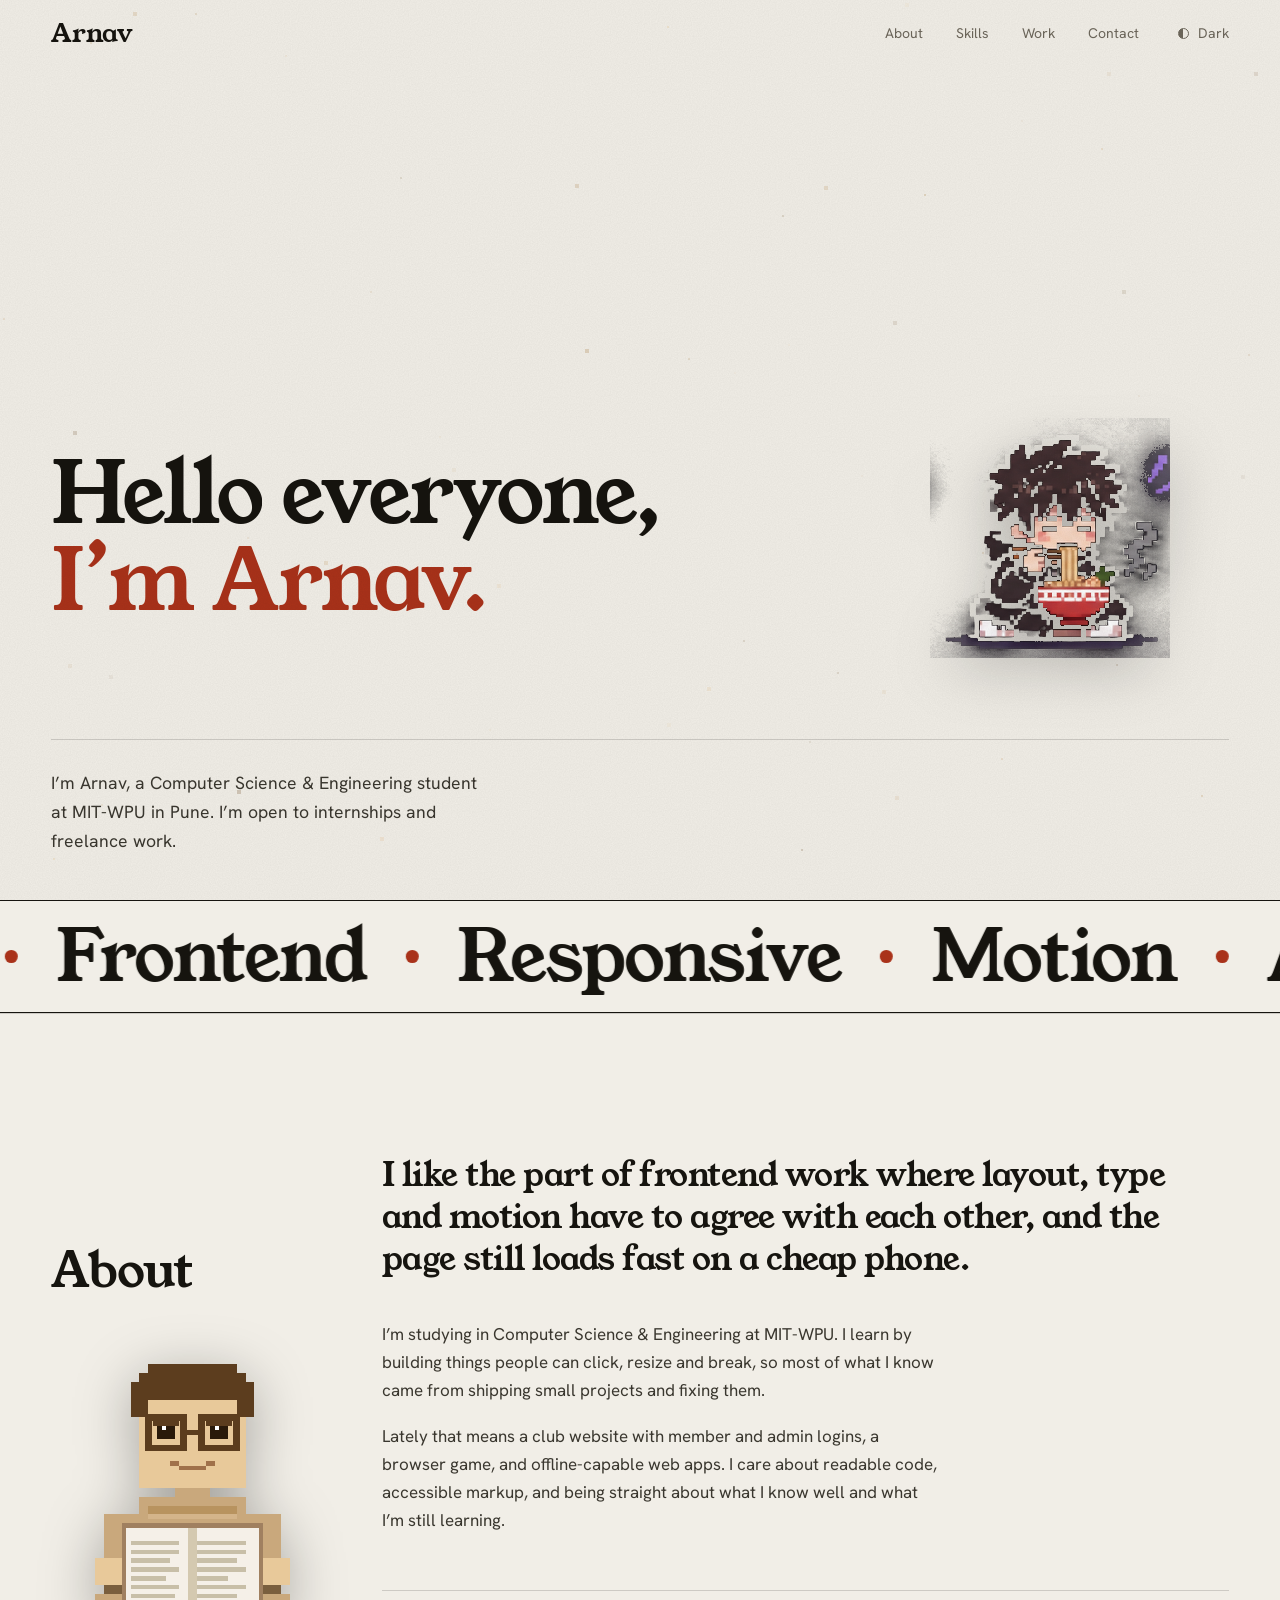
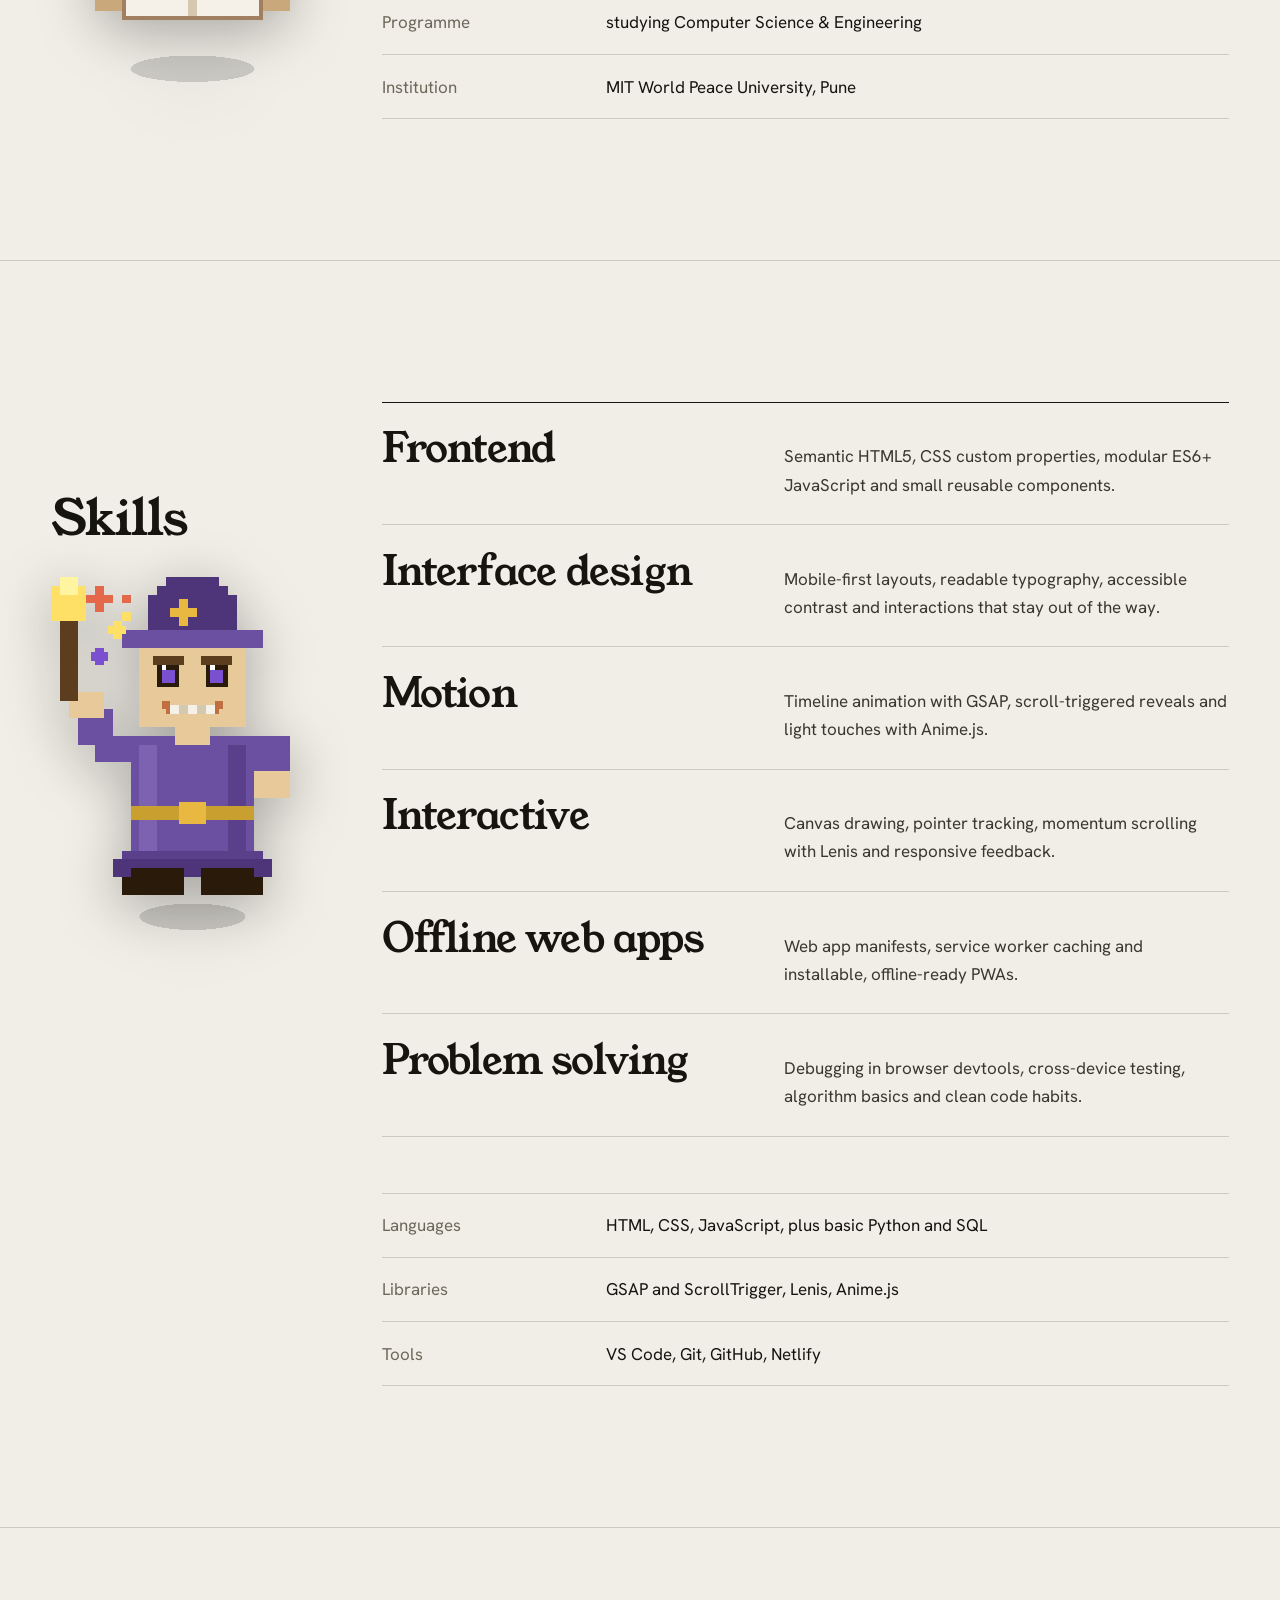
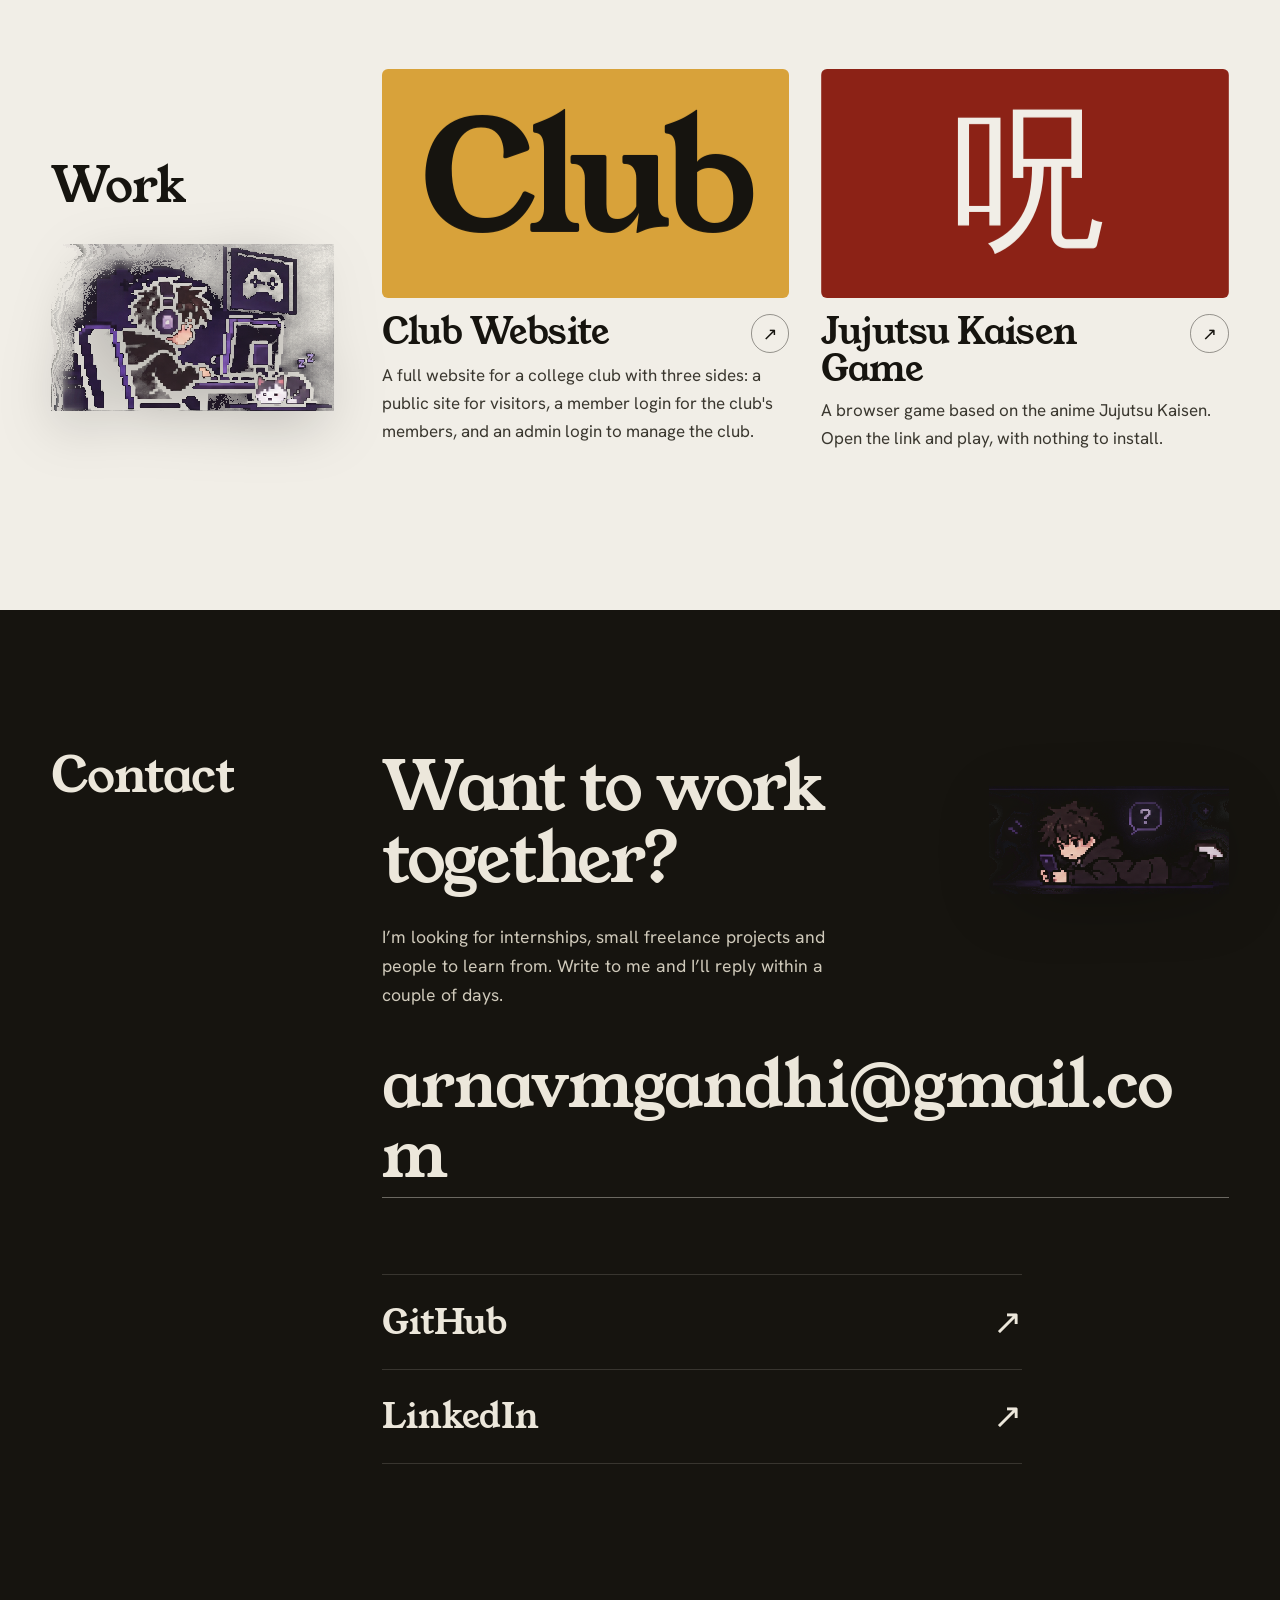
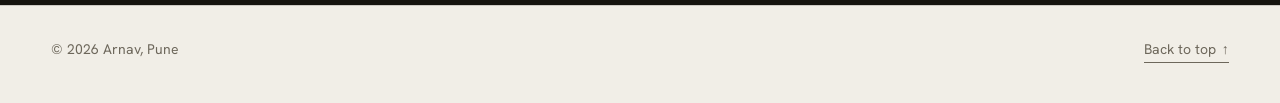
<file: index.html>
<!DOCTYPE html>
<html lang="en">

<head>
  <meta charset="UTF-8">
  <meta name="viewport" content="width=device-width, initial-scale=1.0">
  <script>
    /* Set theme + js flag before first paint to avoid a flash */
    (function () {
      var d = document.documentElement;
      d.classList.add('js');
      try { var t = localStorage.getItem('theme'); if (t) d.setAttribute('data-theme', t); } catch (e) { }
    })();
  </script>

  <title>Arnav | Frontend Developer in Pune</title>
  <meta name="description"
    content="Arnav is a frontend developer and first-year Computer Science & Engineering student at MIT-WPU, Pune. Open to internships and freelance work.">
  <meta name="author" content="Arnav">
  <meta name="theme-color" content="#f1eee7" media="(prefers-color-scheme: light)">
  <meta name="theme-color" content="#12110e" media="(prefers-color-scheme: dark)">
  <link rel="canonical" href="https://arnav-portfolio.netlify.app/">

  <meta property="og:type" content="website">
  <meta property="og:url" content="https://arnav-portfolio.netlify.app/">
  <meta property="og:title" content="Arnav | Frontend Developer in Pune">
  <meta property="og:description"
    content="Frontend developer and CSE student at MIT-WPU. Open to internships and freelance work.">
  <meta property="og:image" content="/assets/icons/icon-512.svg">
  <meta property="og:site_name" content="Arnav">
  <meta name="twitter:card" content="summary">
  <meta name="twitter:title" content="Arnav | Frontend Developer in Pune">
  <meta name="twitter:description"
    content="Frontend developer and CSE student at MIT-WPU. Open to internships and freelance work.">
  <meta name="twitter:image" content="/assets/icons/icon-512.svg">

  <script type="application/ld+json">
  {
    "@context": "https://schema.org",
    "@graph": [
      {
        "@type": "Person",
        "@id": "https://arnav-portfolio.netlify.app/#person",
        "name": "Arnav",
        "jobTitle": "Frontend Developer",
        "affiliation": { "@type": "EducationalOrganization", "name": "MIT World Peace University (MIT-WPU)" },
        "address": { "@type": "PostalAddress", "addressLocality": "Pune", "addressCountry": "IN" },
        "url": "https://arnav-portfolio.netlify.app/",
        "email": "arnavmgandhi@gmail.com",
        "sameAs": ["https://github.com/arnavmgandhi", "https://www.linkedin.com/in/arnavmgandhi/"],
        "knowsAbout": ["HTML5", "CSS3", "JavaScript", "GSAP", "Progressive Web Apps", "UI design"]
      },
      {
        "@type": "WebSite",
        "@id": "https://arnav-portfolio.netlify.app/#website",
        "url": "https://arnav-portfolio.netlify.app/",
        "name": "Arnav",
        "publisher": { "@id": "https://arnav-portfolio.netlify.app/#person" }
      }
    ]
  }
  </script>

  <link rel="icon" type="image/svg+xml" href="assets/icons/favicon.svg">
  <link rel="apple-touch-icon" href="assets/icons/icon-192.svg">
  <link rel="manifest" href="manifest.json">

  <link rel="preconnect" href="https://fonts.googleapis.com">
  <link rel="preconnect" href="https://fonts.gstatic.com" crossorigin>
  <link href="https://fonts.googleapis.com/css2?family=Hanken+Grotesk:wght@400;500;600&family=Young+Serif&display=swap"
    rel="stylesheet">

  <link rel="stylesheet" href="css/tokens.css">
  <link rel="stylesheet" href="css/base.css">
  <link rel="stylesheet" href="css/components.css">
  <link rel="stylesheet" href="css/sections.css">
</head>

<body>
  <a href="#main-content" class="skip-link">Skip to content</a>
  <div class="progress" aria-hidden="true"></div>
  <div class="cursor" aria-hidden="true"></div>

  <header class="site-header" role="banner">
    <div class="container nav-container">
      <a href="#hero" class="nav-brand" aria-label="Arnav, home">Arnav</a>

      <div class="nav-right">
        <nav class="nav-links" aria-label="Primary">
          <a href="#about" class="nav-link">About</a>
          <a href="#practice" class="nav-link">Skills</a>
          <a href="#projects" class="nav-link">Work</a>
          <a href="#contact" class="nav-link">Contact</a>
        </nav>
        <button class="theme-toggle" type="button" aria-label="Switch colour theme">
          <span class="theme-toggle-dot" aria-hidden="true"></span><span class="theme-toggle-text">Dark</span>
        </button>
        <button class="menu-toggle" type="button" aria-expanded="false" aria-controls="mobile-nav">Menu</button>
      </div>
    </div>

    <nav id="mobile-nav" class="mobile-nav" aria-label="Mobile">
      <div class="mobile-nav-links">
        <a href="#about" class="mobile-nav-link">About</a>
        <a href="#practice" class="mobile-nav-link">Skills</a>
        <a href="#projects" class="mobile-nav-link">Work</a>
        <a href="#contact" class="mobile-nav-link">Contact</a>
      </div>
    </nav>
  </header>

  <main id="main-content" tabindex="-1">

    <section id="hero" class="section hero-section" aria-label="Introduction">
      <div class="container">
        <div class="hero-title-row">
          <h1 class="hero-name split">Hello everyone, <span class="accent">I&rsquo;m Arnav.</span></h1>
          <img class="pixel-buddy ramen-buddy" src="assets/characters/ramen.png" alt="Pixel-art character eating ramen"
            width="240" height="240">
        </div>

        <div class="hero-foot">
          <p class="hero-intro" data-reveal>
            I&rsquo;m Arnav, a Computer Science &amp; Engineering student at MIT-WPU in Pune.
            I&rsquo;m open to internships and freelance work.
          </p>
          <div class="hero-cta-group" data-reveal style="--d:120ms">
            <a href="#projects" class="btn">See my work <span class="arrow-down" aria-hidden="true">&darr;</span></a>
            <a href="#contact" class="link">Get in touch <span class="arrow" aria-hidden="true">&nearr;</span></a>
          </div>
        </div>
      </div>
    </section>

    <div class="marquee" aria-hidden="true">
      <div class="marquee-track">
        <span>Frontend</span><i></i><span>Responsive</span><i></i><span>Motion</span><i></i><span>Accessible</span><i></i><span>Offline-first</span><i></i>
        <span>Frontend</span><i></i><span>Responsive</span><i></i><span>Motion</span><i></i><span>Accessible</span><i></i><span>Offline-first</span><i></i>
      </div>
    </div>

    <section id="about" class="section" aria-label="About">
      <div class="container section-grid">
        <div class="section-left-col">
          <h2 class="section-title split">About</h2>
          <img class="pixel-buddy about-buddy" src="assets/characters/reader.svg"
            alt="Pixel-art character reading a book" loading="lazy">
        </div>
        <div>
          <p class="about-lead" data-reveal>
            I like the part of frontend work where layout, type and motion have to agree with each other, and the page
            still loads fast on a cheap phone.
          </p>
          <div class="about-body" data-reveal>
            <p>I&rsquo;m studying in Computer Science &amp; Engineering at MIT-WPU. I learn by building
              things people can click, resize and break, so most of what I know came from shipping small projects and
              fixing them.</p>
            <p>Lately that means a club website with member and admin logins, a browser game, and offline-capable web
              apps. I care about readable code, accessible markup, and being straight about what I know well and what
              I&rsquo;m still learning.</p>
          </div>
          <dl class="facts" data-reveal>
            <div class="fact">
              <dt>Programme</dt>
              <dd>studying Computer Science &amp; Engineering</dd>
            </div>
            <div class="fact">
              <dt>Institution</dt>
              <dd>MIT World Peace University, Pune</dd>
            </div>
           
             
          
          </dl>
        </div>
      </div>
    </section>

    <section id="practice" class="section" aria-label="Skills">
      <div class="container section-grid">
        <div class="section-left-col">
          <h2 class="section-title split">Skills</h2>
          <img class="pixel-buddy skills-buddy" src="assets/characters/wizard.svg"
            alt="Pixel-art wizard character holding a magic wand" loading="lazy">
        </div>
        <div class="skills-wrap">
          <ul class="skill-list">
            <li class="skill-row" data-reveal>
              <h3 class="skill-name">Frontend</h3>
              <p class="skill-desc">Semantic HTML5, CSS custom properties, modular ES6+ JavaScript and small reusable
                components.</p>
            </li>
            <li class="skill-row" data-reveal>
              <h3 class="skill-name">Interface design</h3>
              <p class="skill-desc">Mobile-first layouts, readable typography, accessible contrast and interactions that
                stay out of the way.</p>
            </li>
            <li class="skill-row" data-reveal>
              <h3 class="skill-name">Motion</h3>
              <p class="skill-desc">Timeline animation with GSAP, scroll-triggered reveals and light touches with
                Anime.js.</p>
            </li>
            <li class="skill-row" data-reveal>
              <h3 class="skill-name">Interactive</h3>
              <p class="skill-desc">Canvas drawing, pointer tracking, momentum scrolling with Lenis and responsive
                feedback.</p>
            </li>
            <li class="skill-row" data-reveal>
              <h3 class="skill-name">Offline web apps</h3>
              <p class="skill-desc">Web app manifests, service worker caching and installable, offline-ready PWAs.</p>
            </li>
            <li class="skill-row" data-reveal>
              <h3 class="skill-name">Problem solving</h3>
              <p class="skill-desc">Debugging in browser devtools, cross-device testing, algorithm basics and clean code
                habits.</p>
            </li>
          </ul>
          <dl class="facts toolkit" data-reveal>
            <div class="fact">
              <dt>Languages</dt>
              <dd>HTML, CSS, JavaScript, plus basic Python and SQL</dd>
            </div>
            <div class="fact">
              <dt>Libraries</dt>
              <dd>GSAP and ScrollTrigger, Lenis, Anime.js</dd>
            </div>
            <div class="fact">
              <dt>Tools</dt>
              <dd>VS Code, Git, GitHub, Netlify</dd>
            </div>
          </dl>
        </div>
      </div>
    </section>

    <section id="projects" class="section" aria-label="Work">
      <div class="container section-grid">
        <div class="projects-left-col">
          <h2 class="section-title split">Work</h2>
          <img class="pixel-buddy coder-buddy" src="assets/characters/coder.png"
            alt="Pixel-art character working at a computer" width="220" height="130" loading="lazy">
        </div>
        <div id="projects-list" class="projects" aria-live="polite"></div>
      </div>
    </section>

    <section id="contact" class="section contact-section" aria-label="Contact">
      <div class="container section-grid">
        <h2 class="section-title split">Contact</h2>
        <div class="contact-content">
          <div class="contact-heading-row">
            <p class="contact-heading" data-reveal>Want to work together?</p>
            <img class="pixel-buddy phone-buddy" src="assets/characters/phone.png"
              alt="Pixel-art character relaxing while using a phone" width="255" height="115" loading="lazy">
          </div>
          <p class="contact-lead" data-reveal>I&rsquo;m looking for internships, small freelance projects and people to
            learn from. Write to me and I&rsquo;ll reply within a couple of days.</p>
          <a href="mailto:arnavmgandhi@gmail.com" class="contact-mail" data-reveal>arnavmgandhi@gmail.com</a>
          <ul class="contact-elsewhere" data-reveal>
            <li><a href="https://github.com/arnavmgandhi" target="_blank" rel="noopener noreferrer">GitHub <span
                  class="arrow" aria-hidden="true">&nearr;</span></a></li>
            <li><a href="https://www.linkedin.com/in/arnavmgandhi/" target="_blank" rel="noopener noreferrer">LinkedIn
                <span class="arrow" aria-hidden="true">&nearr;</span></a></li>
          </ul>
        </div>
      </div>
    </section>
  </main>

  <footer class="site-footer" role="contentinfo">
    <div class="container footer-content">
      <p>&copy; <span data-year>2026</span> Arnav, Pune</p>
      <a href="#hero" class="link">Back to top <span class="arrow" aria-hidden="true">&uarr;</span></a>
    </div>
  </footer>

  <script src="js/projects-data.js"></script>
  <script src="js/background.js"></script>
  <script src="js/animations.js"></script>
  <script src="js/main.js"></script>
</body>

</html>
</file>
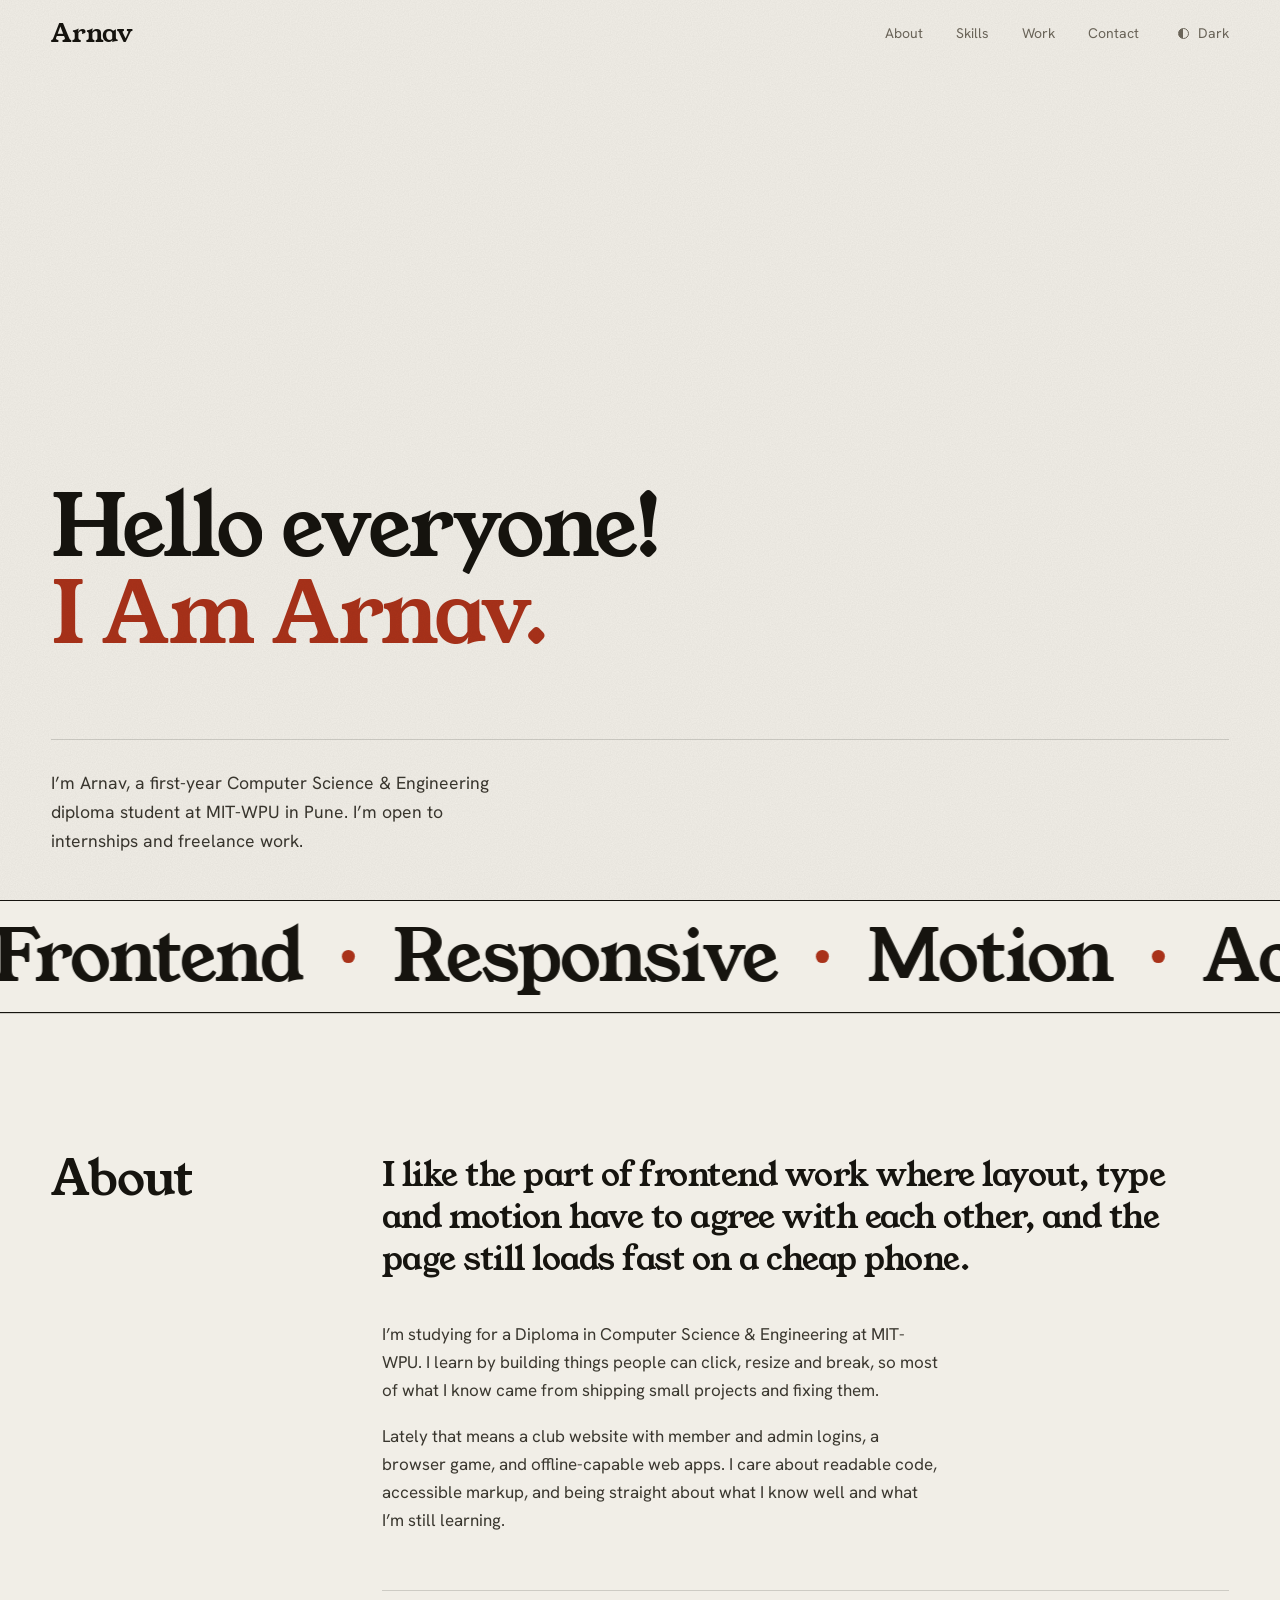
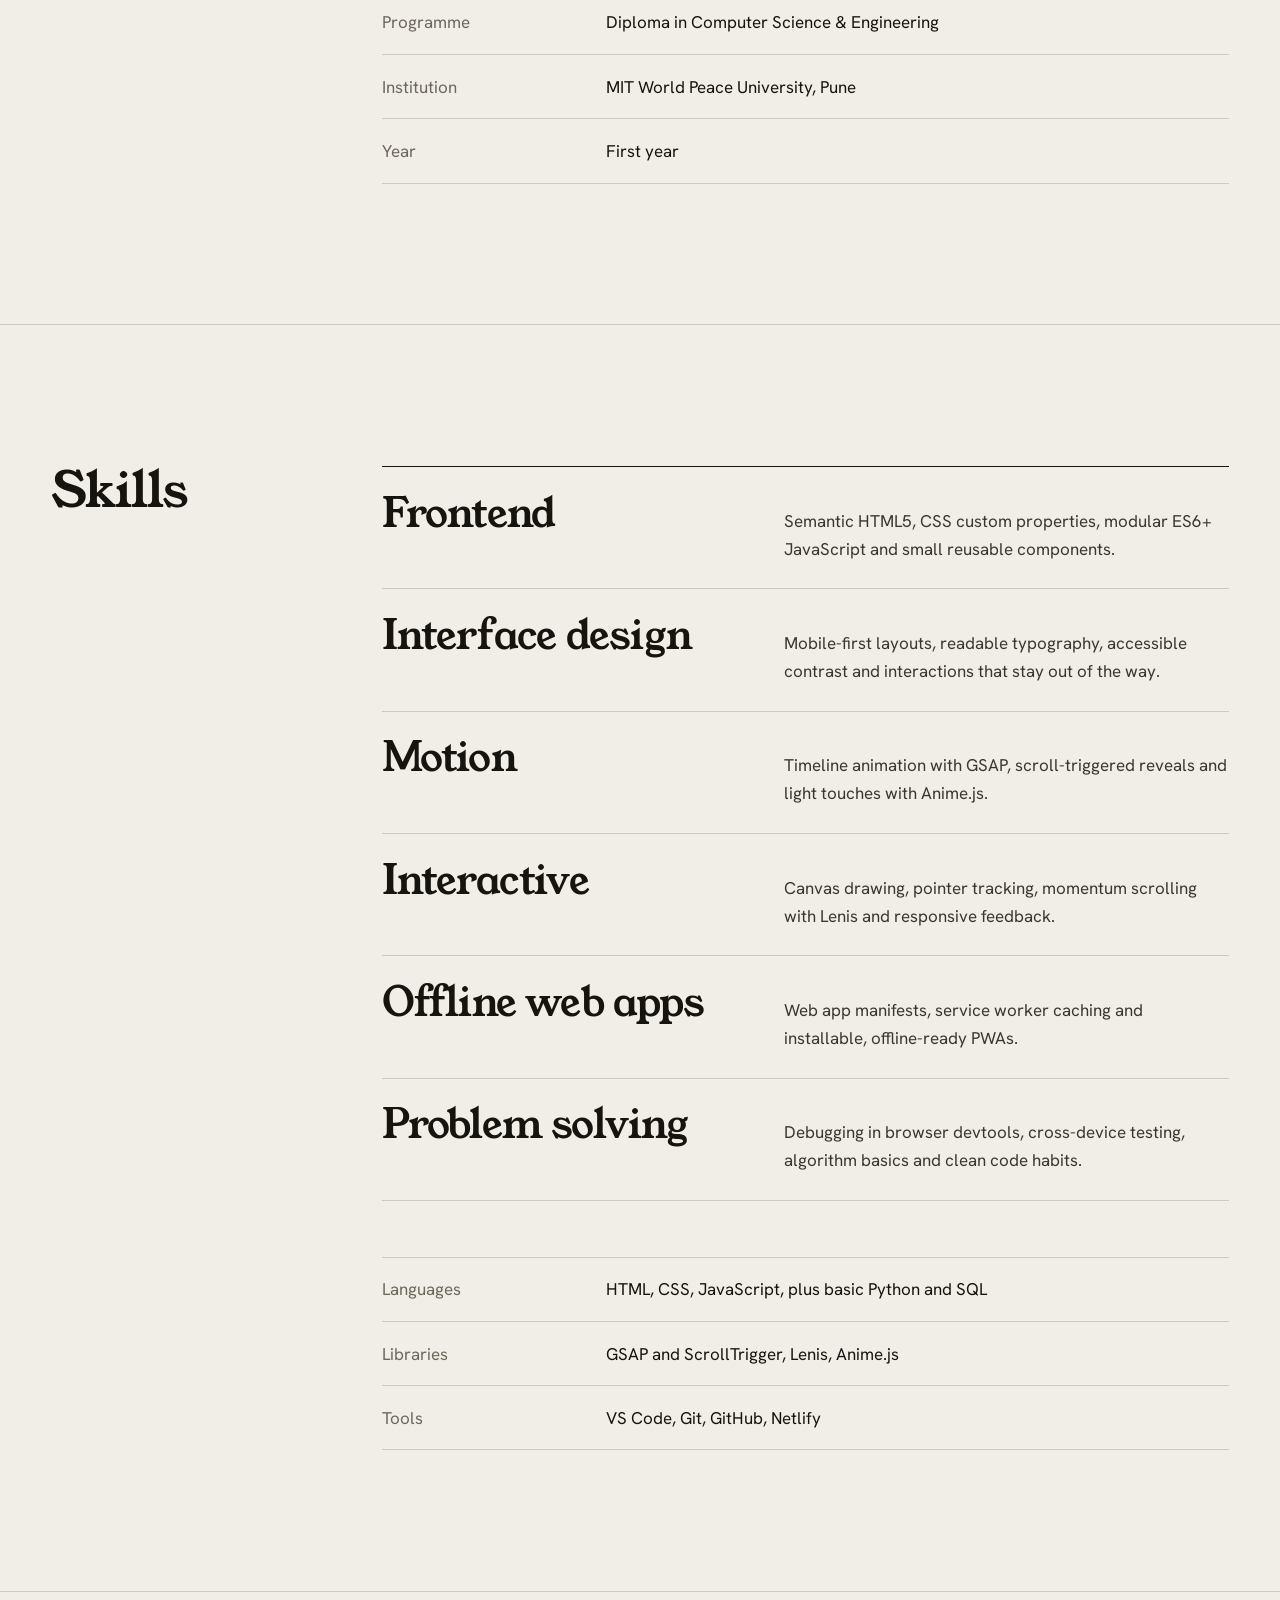
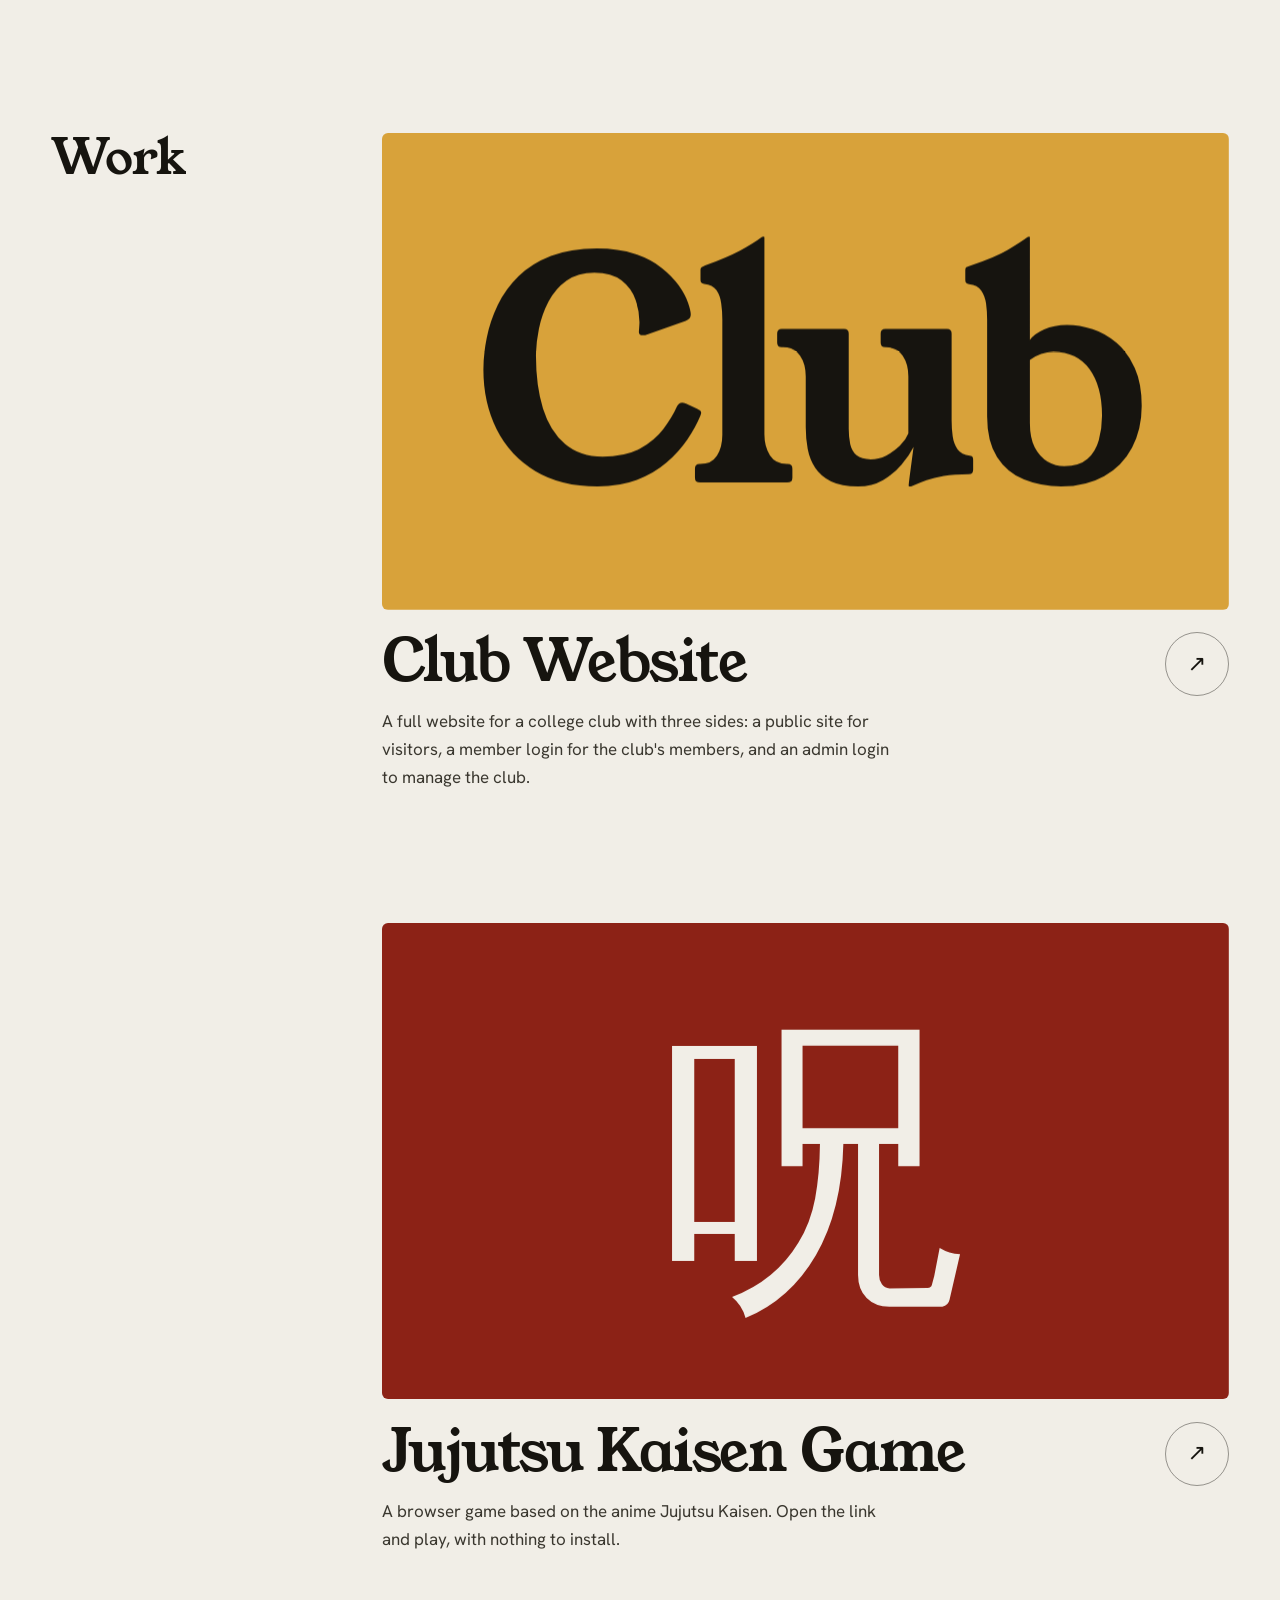
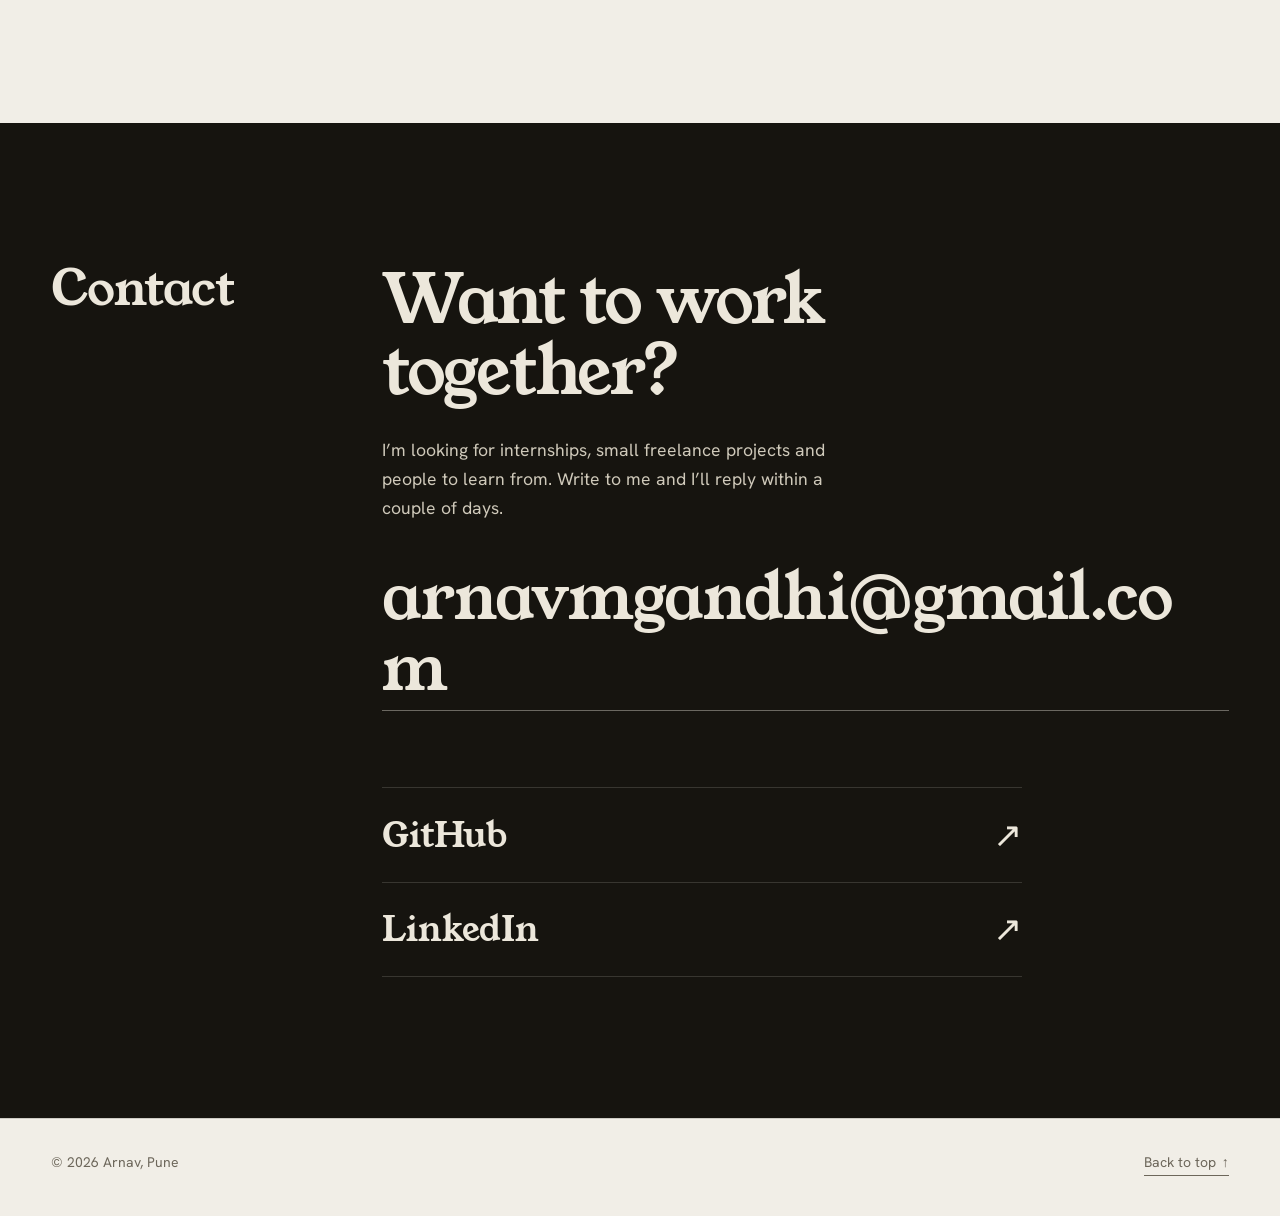
<file: portfolio/index.html>
<!DOCTYPE html>
<html lang="en">

<head>
  <meta charset="UTF-8">
  <meta name="viewport" content="width=device-width, initial-scale=1.0">
  <script>
    /* Set theme + js flag before first paint to avoid a flash */
    (function () {
      var d = document.documentElement;
      d.classList.add('js');
      try { var t = localStorage.getItem('theme'); if (t) d.setAttribute('data-theme', t); } catch (e) { }
    })();
  </script>

  <title>Arnav | Frontend Developer in Pune</title>
  <meta name="description"
    content="Arnav is a frontend developer and first-year Computer Science & Engineering student at MIT-WPU, Pune. Open to internships and freelance work.">
  <meta name="author" content="Arnav">
  <meta name="theme-color" content="#f1eee7" media="(prefers-color-scheme: light)">
  <meta name="theme-color" content="#12110e" media="(prefers-color-scheme: dark)">
  <link rel="canonical" href="https://arnav-portfolio.netlify.app/">

  <meta property="og:type" content="website">
  <meta property="og:url" content="https://arnav-portfolio.netlify.app/">
  <meta property="og:title" content="Arnav | Frontend Developer in Pune">
  <meta property="og:description"
    content="Frontend developer and CSE student at MIT-WPU. Open to internships and freelance work.">
  <meta property="og:image" content="/assets/icons/icon-512.svg">
  <meta property="og:site_name" content="Arnav">
  <meta name="twitter:card" content="summary">
  <meta name="twitter:title" content="Arnav | Frontend Developer in Pune">
  <meta name="twitter:description"
    content="Frontend developer and CSE student at MIT-WPU. Open to internships and freelance work.">
  <meta name="twitter:image" content="/assets/icons/icon-512.svg">

  <script type="application/ld+json">
  {
    "@context": "https://schema.org",
    "@graph": [
      {
        "@type": "Person",
        "@id": "https://arnav-portfolio.netlify.app/#person",
        "name": "Arnav",
        "jobTitle": "Frontend Developer",
        "affiliation": { "@type": "EducationalOrganization", "name": "MIT World Peace University (MIT-WPU)" },
        "address": { "@type": "PostalAddress", "addressLocality": "Pune", "addressCountry": "IN" },
        "url": "https://arnav-portfolio.netlify.app/",
        "email": "arnavmgandhi@gmail.com",
        "sameAs": ["https://github.com/arnavmgandhi", "https://www.linkedin.com/in/arnavmgandhi/"],
        "knowsAbout": ["HTML5", "CSS3", "JavaScript", "GSAP", "Progressive Web Apps", "UI design"]
      },
      {
        "@type": "WebSite",
        "@id": "https://arnav-portfolio.netlify.app/#website",
        "url": "https://arnav-portfolio.netlify.app/",
        "name": "Arnav",
        "publisher": { "@id": "https://arnav-portfolio.netlify.app/#person" }
      }
    ]
  }
  </script>

  <link rel="icon" type="image/svg+xml" href="assets/icons/favicon.svg">
  <link rel="apple-touch-icon" href="assets/icons/icon-192.svg">
  <link rel="manifest" href="manifest.json">

  <link rel="preconnect" href="https://fonts.googleapis.com">
  <link rel="preconnect" href="https://fonts.gstatic.com" crossorigin>
  <link href="https://fonts.googleapis.com/css2?family=Hanken+Grotesk:wght@400;500;600&family=Young+Serif&display=swap"
    rel="stylesheet">

  <link rel="stylesheet" href="css/tokens.css">
  <link rel="stylesheet" href="css/base.css">
  <link rel="stylesheet" href="css/components.css">
  <link rel="stylesheet" href="css/sections.css">
</head>

<body>
  <a href="#main-content" class="skip-link">Skip to content</a>
  <div class="progress" aria-hidden="true"></div>
  <div class="cursor" aria-hidden="true"></div>

  <header class="site-header" role="banner">
    <div class="container nav-container">
      <a href="#hero" class="nav-brand" aria-label="Arnav, home">Arnav</a>

      <div class="nav-right">
        <nav class="nav-links" aria-label="Primary">
          <a href="#about" class="nav-link">About</a>
          <a href="#practice" class="nav-link">Skills</a>
          <a href="#projects" class="nav-link">Work</a>
          <a href="#contact" class="nav-link">Contact</a>
        </nav>
        <button class="theme-toggle" type="button" aria-label="Switch colour theme">
          <span class="theme-toggle-dot" aria-hidden="true"></span><span class="theme-toggle-text">Dark</span>
        </button>
        <button class="menu-toggle" type="button" aria-expanded="false" aria-controls="mobile-nav">Menu</button>
      </div>
    </div>

    <nav id="mobile-nav" class="mobile-nav" aria-label="Mobile">
      <div class="mobile-nav-links">
        <a href="#about" class="mobile-nav-link">About</a>
        <a href="#practice" class="mobile-nav-link">Skills</a>
        <a href="#projects" class="mobile-nav-link">Work</a>
        <a href="#contact" class="mobile-nav-link">Contact</a>
      </div>
    </nav>
  </header>

  <main id="main-content" tabindex="-1">

    <section id="hero" class="section hero-section" aria-label="Introduction">
      <div class="container">
        <h1 class="hero-name split">Hello everyone!<br> <span class="accent">I Am
            Arnav.</span></h1>

        <div class="hero-foot">
          <p class="hero-intro" data-reveal>
            I&rsquo;m Arnav, a first-year Computer Science &amp; Engineering diploma student at MIT-WPU in Pune.
            I&rsquo;m open to internships and freelance work.
          </p>
          <div class="hero-cta-group" data-reveal style="--d:120ms">
            <a href="#projects" class="btn">See my work <span class="arrow-down" aria-hidden="true">&darr;</span></a>
            <a href="#contact" class="link">Get in touch <span class="arrow" aria-hidden="true">&nearr;</span></a>
          </div>
        </div>
      </div>
    </section>

    <div class="marquee" aria-hidden="true">
      <div class="marquee-track">
        <span>Frontend</span><i></i><span>Responsive</span><i></i><span>Motion</span><i></i><span>Accessible</span><i></i><span>Offline-first</span><i></i>
        <span>Frontend</span><i></i><span>Responsive</span><i></i><span>Motion</span><i></i><span>Accessible</span><i></i><span>Offline-first</span><i></i>
      </div>
    </div>

    <section id="about" class="section" aria-label="About">
      <div class="container section-grid">
        <h2 class="section-title split">About</h2>
        <div>
          <p class="about-lead" data-reveal>
            I like the part of frontend work where layout, type and motion have to agree with each other, and the page
            still loads fast on a cheap phone.
          </p>
          <div class="about-body" data-reveal>
            <p>I&rsquo;m studying for a Diploma in Computer Science &amp; Engineering at MIT-WPU. I learn by building
              things people can click, resize and break, so most of what I know came from shipping small projects and
              fixing them.</p>
            <p>Lately that means a club website with member and admin logins, a browser game, and offline-capable web
              apps. I care about readable code, accessible markup, and being straight about what I know well and what
              I&rsquo;m still learning.</p>
          </div>
          <dl class="facts" data-reveal>
            <div class="fact">
              <dt>Programme</dt>
              <dd>Diploma in Computer Science &amp; Engineering</dd>
            </div>
            <div class="fact">
              <dt>Institution</dt>
              <dd>MIT World Peace University, Pune</dd>
            </div>
            <div class="fact">
              <dt>Year</dt>
              <dd>First year</dd>
            </div>
          </dl>
        </div>
      </div>
    </section>

    <section id="practice" class="section" aria-label="Skills">
      <div class="container section-grid">
        <h2 class="section-title split">Skills</h2>
        <div class="skills-wrap">
          <ul class="skill-list">
            <li class="skill-row" data-reveal>
              <h3 class="skill-name">Frontend</h3>
              <p class="skill-desc">Semantic HTML5, CSS custom properties, modular ES6+ JavaScript and small reusable
                components.</p>
            </li>
            <li class="skill-row" data-reveal>
              <h3 class="skill-name">Interface design</h3>
              <p class="skill-desc">Mobile-first layouts, readable typography, accessible contrast and interactions that
                stay out of the way.</p>
            </li>
            <li class="skill-row" data-reveal>
              <h3 class="skill-name">Motion</h3>
              <p class="skill-desc">Timeline animation with GSAP, scroll-triggered reveals and light touches with
                Anime.js.</p>
            </li>
            <li class="skill-row" data-reveal>
              <h3 class="skill-name">Interactive</h3>
              <p class="skill-desc">Canvas drawing, pointer tracking, momentum scrolling with Lenis and responsive
                feedback.</p>
            </li>
            <li class="skill-row" data-reveal>
              <h3 class="skill-name">Offline web apps</h3>
              <p class="skill-desc">Web app manifests, service worker caching and installable, offline-ready PWAs.</p>
            </li>
            <li class="skill-row" data-reveal>
              <h3 class="skill-name">Problem solving</h3>
              <p class="skill-desc">Debugging in browser devtools, cross-device testing, algorithm basics and clean code
                habits.</p>
            </li>
          </ul>
          <dl class="facts toolkit" data-reveal>
            <div class="fact">
              <dt>Languages</dt>
              <dd>HTML, CSS, JavaScript, plus basic Python and SQL</dd>
            </div>
            <div class="fact">
              <dt>Libraries</dt>
              <dd>GSAP and ScrollTrigger, Lenis, Anime.js</dd>
            </div>
            <div class="fact">
              <dt>Tools</dt>
              <dd>VS Code, Git, GitHub, Netlify</dd>
            </div>
          </dl>
        </div>
      </div>
    </section>

    <section id="projects" class="section" aria-label="Work">
      <div class="container section-grid">
        <h2 class="section-title split">Work</h2>
        <div id="projects-list" class="projects" aria-live="polite"></div>
      </div>
    </section>

    <section id="contact" class="section contact-section" aria-label="Contact">
      <div class="container section-grid">
        <h2 class="section-title split">Contact</h2>
        <div>
          <p class="contact-heading" data-reveal>Want to work together?</p>
          <p class="contact-lead" data-reveal>I&rsquo;m looking for internships, small freelance projects and people to
            learn from. Write to me and I&rsquo;ll reply within a couple of days.</p>
          <a href="mailto:arnavmgandhi@gmail.com" class="contact-mail" data-reveal>arnavmgandhi@gmail.com</a>
          <ul class="contact-elsewhere" data-reveal>
            <li><a href="https://github.com/arnavmgandhi" target="_blank" rel="noopener noreferrer">GitHub <span
                  class="arrow" aria-hidden="true">&nearr;</span></a></li>
            <li><a href="https://www.linkedin.com/in/arnavmgandhi/" target="_blank" rel="noopener noreferrer">LinkedIn
                <span class="arrow" aria-hidden="true">&nearr;</span></a></li>
          </ul>
        </div>
      </div>
    </section>
  </main>

  <footer class="site-footer" role="contentinfo">
    <div class="container footer-content">
      <p>&copy; <span data-year>2026</span> Arnav, Pune</p>
      <a href="#hero" class="link">Back to top <span class="arrow" aria-hidden="true">&uarr;</span></a>
    </div>
  </footer>

  <script src="js/projects-data.js"></script>
  <script src="js/animations.js"></script>
  <script src="js/main.js"></script>
</body>

</html>
</file>
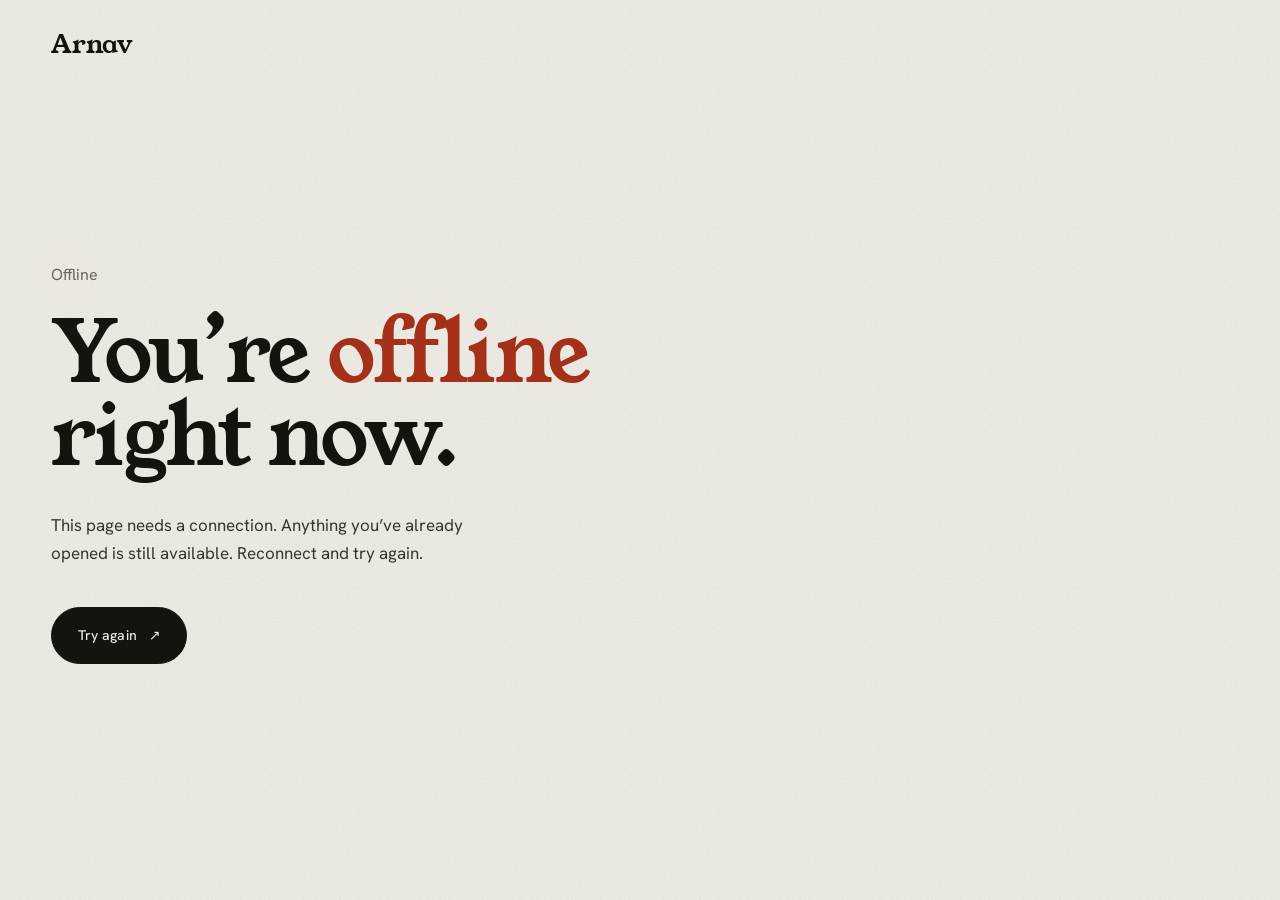
<file: offline.html>
<!DOCTYPE html>
<html lang="en">
<head>
  <meta charset="UTF-8">
  <meta name="viewport" content="width=device-width, initial-scale=1.0">
  <script>(function(){try{var t=localStorage.getItem('theme');if(t)document.documentElement.setAttribute('data-theme',t);}catch(e){}})();</script>
  <meta name="theme-color" content="#f1eee7">
  <title>Offline | Arnav</title>
  <link rel="icon" type="image/svg+xml" href="assets/icons/favicon.svg">
  <link rel="preconnect" href="https://fonts.googleapis.com">
  <link rel="preconnect" href="https://fonts.gstatic.com" crossorigin>
  <link href="https://fonts.googleapis.com/css2?family=Hanken+Grotesk:wght@400;500;600&family=Young+Serif&display=swap" rel="stylesheet">
  <link rel="stylesheet" href="css/tokens.css">
  <link rel="stylesheet" href="css/base.css">
  <link rel="stylesheet" href="css/components.css">
  <style>
    .status-page { min-height: 100svh; display: flex; flex-direction: column; justify-content: space-between; padding-block: 2rem; }
    .status-main { margin-block: auto; padding-block: 4rem; }
    .status-code { display: block; margin-bottom: 1.5rem; }
    .status-title { font-size: var(--fs-h1); letter-spacing: -0.03em; line-height: 0.98; max-width: 12ch; }
    .status-title .accent-s { color: var(--accent); }
    .status-desc { max-width: 42ch; margin: 2rem 0 2.5rem; color: var(--ink-soft); }
  </style>
</head>
<body>
  <div class="status-page container">
    <a href="./" class="nav-brand">Arnav</a>
    <main class="status-main">
      <span class="status-code label" style="font-size:1rem">Offline</span>
      <h1 class="status-title">You&rsquo;re <span class="accent-s">offline</span> right now.</h1>
      <p class="status-desc">This page needs a connection. Anything you&rsquo;ve already opened is still available. Reconnect and try again.</p>
      <a href="./" class="btn" onclick="location.reload();return false;">Try again <span class="arrow" aria-hidden="true">&nearr;</span></a>
    </main>
    
  </div>
</body>
</html>
</file>
<file: css/tokens.css>
/**
 * DESIGN TOKENS
 * Warm paper + ink palette, one restrained accent, serif/sans pairing.
 * Light is the default; dark follows the system or the manual toggle.
 */

:root {
  color-scheme: light;

  /* Surfaces */
  --bg: #f1eee7;
  --bg-sunk: #e8e4da;
  --ink: #16140f;
  --ink-soft: #3a372f;
  --muted: #6d675b;
  --rule: rgba(22, 20, 15, 0.16);
  --rule-strong: rgba(22, 20, 15, 0.42);
  --accent: #a9321a;
  --accent-ink: #f1eee7;
  --grain-opacity: 0.05;

  /* Type */
  --font-display: 'Young Serif', 'Iowan Old Style', Georgia, 'Times New Roman', serif;
  --font-sans: 'Hanken Grotesk', 'Helvetica Neue', Arial, system-ui, sans-serif;

  --fs-micro: 0.72rem;
  --fs-small: 0.875rem;
  --fs-body: clamp(1rem, 0.96rem + 0.2vw, 1.0625rem);
  --fs-lead: clamp(1.35rem, 1.05rem + 1.3vw, 2.15rem);
  --fs-h2: clamp(2.4rem, 1.4rem + 3.6vw, 4.5rem);
  --fs-h1: clamp(2.6rem, 1rem + 5.4vw, 5.9rem);
  --fs-mega: clamp(1.45rem, 0.5rem + 4.6vw, 4rem);

  /* Layout */
  --max: 1360px;
  --gutter: clamp(1.25rem, 4vw, 3.5rem);
  --header-h: 68px;
  --section-pad: clamp(5rem, 11vw, 10rem);

  /* Motion */
  --ease: cubic-bezier(0.22, 0.61, 0.36, 1);
  --ease-out: cubic-bezier(0.16, 1, 0.3, 1);
  --t-fast: 180ms;
  --t-base: 420ms;
  --t-slow: 900ms;
}

/* Dark: follows system unless the visitor has chosen a theme */
@media (prefers-color-scheme: dark) {
  :root:not([data-theme='light']) {
    color-scheme: dark;
    --bg: #12110e;
    --bg-sunk: #1a1915;
    --ink: #ece7db;
    --ink-soft: #cfc9ba;
    --muted: #958f80;
    --rule: rgba(236, 231, 219, 0.16);
    --rule-strong: rgba(236, 231, 219, 0.4);
    --accent: #e4694a;
    --accent-ink: #12110e;
    --grain-opacity: 0.07;
  }
}

:root[data-theme='dark'] {
  color-scheme: dark;
  --bg: #12110e;
  --bg-sunk: #1a1915;
  --ink: #ece7db;
  --ink-soft: #cfc9ba;
  --muted: #958f80;
  --rule: rgba(236, 231, 219, 0.16);
  --rule-strong: rgba(236, 231, 219, 0.4);
  --accent: #e4694a;
  --accent-ink: #12110e;
  --grain-opacity: 0.07;
}
</file>
<file: css/base.css>
/**
 * BASE
 * Reset, typography, paper grain, accessibility helpers.
 */

*,
*::before,
*::after { box-sizing: border-box; margin: 0; padding: 0; }

html {
  -webkit-text-size-adjust: 100%;
  scroll-behavior: smooth;
  scroll-padding-top: calc(var(--header-h) + 1rem);
}

body {
  min-height: 100vh;
  background: var(--bg);
  color: var(--ink);
  font-family: var(--font-sans);
  font-size: var(--fs-body);
  line-height: 1.65;
  font-weight: 400;
  -webkit-font-smoothing: antialiased;
  -moz-osx-font-smoothing: grayscale;
  text-rendering: optimizeLegibility;
  overflow-x: hidden;
  transition: background-color var(--t-base) var(--ease), color var(--t-base) var(--ease);
}

/* Paper grain: barely there, gives flat colour some tooth */
body::after {
  content: '';
  position: fixed;
  inset: 0;
  z-index: 100;
  pointer-events: none;
  opacity: var(--grain-opacity);
  background-image: url("data:image/svg+xml;utf8,<svg xmlns='http://www.w3.org/2000/svg' width='180' height='180'><filter id='n'><feTurbulence type='fractalNoise' baseFrequency='0.85' numOctaves='2' stitchTiles='stitch'/><feColorMatrix values='0 0 0 0 0  0 0 0 0 0  0 0 0 0 0  0 0 0 1 0'/></filter><rect width='100%' height='100%' filter='url(%23n)'/></svg>");
}

img, svg { display: block; max-width: 100%; }
ul, ol { list-style: none; }
button, input, textarea { font: inherit; color: inherit; }
button { cursor: pointer; background: none; border: 0; }

a { color: inherit; text-decoration: none; }

/* Ensure page content sits above the bg canvas (z-index: 0) */
.site-header,
main,
.site-footer,
.marquee { position: relative; z-index: 1; }

::selection { background: var(--accent); color: var(--accent-ink); }

:focus-visible {
  outline: 2px solid var(--accent);
  outline-offset: 4px;
  border-radius: 2px;
}

/* Headings are serif display; everything else is sans */
h1, h2, h3 {
  font-family: var(--font-display);
  font-weight: 400;
  letter-spacing: -0.02em;
  line-height: 1.04;
}

em { font-style: italic; }

strong { font-weight: 500; }

.container {
  width: 100%;
  max-width: var(--max);
  margin-inline: auto;
  padding-inline: var(--gutter);
}

.label { color: var(--muted); }

.skip-link {
  position: absolute;
  left: var(--gutter);
  top: -4rem;
  z-index: 200;
  padding: 0.6rem 1rem;
  background: var(--ink);
  color: var(--bg);
  font-size: var(--fs-small);
  transition: top var(--t-fast) var(--ease);
}
.skip-link:focus { top: 0.75rem; }

.visually-hidden {
  position: absolute; width: 1px; height: 1px; overflow: hidden;
  clip: rect(0 0 0 0); white-space: nowrap;
}

/* ----- Reveal motion (only when JS is running) ----- */
.js [data-reveal] {
  opacity: 0;
  transform: translateY(18px);
  transition: opacity var(--t-slow) var(--ease-out), transform var(--t-slow) var(--ease-out);
  transition-delay: var(--d, 0ms);
}
.js [data-reveal].is-in { opacity: 1; transform: none; }

.js .split .w { display: inline-block; overflow: hidden; vertical-align: top; padding-bottom: 0.14em; margin-bottom: -0.14em; }
.js .split .w > span {
  display: inline-block;
  transform: translateY(110%);
  transition: transform 1100ms var(--ease-out);
  transition-delay: calc(var(--i, 0) * 70ms + 120ms);
}
.js .split.is-in .w > span { transform: none; }

@media (prefers-reduced-motion: reduce) {
  html { scroll-behavior: auto; }
  .js [data-reveal], .js .split .w > span { opacity: 1; transform: none; transition: none; }
}
</file>
<file: css/components.css>
/**
 * COMPONENTS
 * Header, navigation, links, buttons, form fields, footer.
 */

/* ----- Header ----- */
.site-header {
  position: fixed;
  inset: 0 0 auto 0;
  z-index: 50;
  height: var(--header-h);
  border-bottom: 1px solid transparent;
  transition: background-color var(--t-base) var(--ease), border-color var(--t-base) var(--ease);
}
.site-header.scrolled { background: var(--bg); border-bottom-color: var(--rule); }

.nav-container {
  height: 100%;
  display: flex;
  align-items: center;
  justify-content: space-between;
  gap: 2rem;
}

.nav-brand {
  font-family: var(--font-display);
  font-size: 1.6rem;
  line-height: 1;
  letter-spacing: -0.01em;
}
.nav-brand sup { display: none;
}
.unused-sup {
  font-family: var(--font-mono);
  font-size: 0.55rem;
  letter-spacing: 0.06em;
  color: var(--muted);
  margin-left: 0.35rem;
  vertical-align: top;
  position: relative;
  top: 0.15rem;
}

.nav-right { display: flex; align-items: center; gap: clamp(1.25rem, 3vw, 2.5rem); }

.nav-links { display: none; gap: clamp(1.25rem, 2.6vw, 2.25rem); }
.nav-link {
  position: relative;
  font-size: var(--fs-small);
  padding-block: 0.35rem;
  color: var(--muted);
  transition: color var(--t-fast) var(--ease);
}
.nav-link::after {
  content: '';
  position: absolute;
  left: 0; right: 0; bottom: 0;
  height: 1px;
  background: currentColor;
  transform: scaleX(0);
  transform-origin: left;
  transition: transform var(--t-base) var(--ease-out);
}
.nav-link:hover, .nav-link.active { color: var(--ink); }
.nav-link:hover::after, .nav-link.active::after { transform: scaleX(1); }

.theme-toggle {
  font-size: var(--fs-small);
  color: var(--muted);
  padding: 0.4rem 0;
  display: inline-flex;
  align-items: center;
  gap: 0.55rem;
  transition: color var(--t-fast) var(--ease);
}
.theme-toggle:hover { color: var(--ink); }
.theme-toggle-dot {
  width: 0.7rem; height: 0.7rem; border-radius: 50%;
  border: 1px solid currentColor;
  background: linear-gradient(90deg, currentColor 50%, transparent 50%);
}

.menu-toggle { font-size: var(--fs-small); padding: 0.4rem 0; }

.mobile-nav {
  position: fixed;
  inset: 0;
  z-index: -1;
  background: var(--bg);
  padding: calc(var(--header-h) + 2rem) var(--gutter) 2.5rem;
  display: flex;
  flex-direction: column;
  justify-content: space-between;
  opacity: 0;
  visibility: hidden;
  transition: opacity var(--t-base) var(--ease), visibility 0s linear var(--t-base);
}
.mobile-nav.is-open { opacity: 1; visibility: visible; transition-delay: 0s; z-index: 49; }
.mobile-nav-links { display: flex; flex-direction: column; }
.mobile-nav-link {
  font-family: var(--font-display);
  font-size: clamp(2.4rem, 11vw, 4rem);
  line-height: 1.1;
  padding-block: 0.5rem;
  border-bottom: 1px solid var(--rule);
  display: flex;
  justify-content: space-between;
  align-items: baseline;
}
.mobile-nav-link span { font-family: var(--font-mono); font-size: var(--fs-micro); color: var(--muted); letter-spacing: 0.08em; }
.mobile-nav-link.active { font-style: italic; color: var(--accent); }

@media (min-width: 820px) {
  .nav-links { display: flex; }
  .menu-toggle, .mobile-nav { display: none; }
}

/* ----- Links & buttons ----- */
.link {
  position: relative;
  display: inline-flex;
  align-items: baseline;
  gap: 0.4em;
  padding-bottom: 0.15em;
}
.link::after {
  content: '';
  position: absolute;
  left: 0; right: 0; bottom: 0;
  height: 1px;
  background: currentColor;
  transform-origin: right;
  transition: transform var(--t-base) var(--ease-out);
}
.link:hover::after { transform: scaleX(0); transform-origin: left; animation: relink var(--t-base) var(--ease-out) 120ms forwards; }
@keyframes relink { from { transform: scaleX(0); transform-origin: left; } to { transform: scaleX(1); transform-origin: left; } }

.arrow { display: inline-block; transition: transform var(--t-base) var(--ease-out); }
a:hover > .arrow, button:hover > .arrow, .link:hover .arrow { transform: translate(3px, -3px); }
.arrow-down { display: inline-block; transition: transform var(--t-base) var(--ease-out); }
a:hover > .arrow-down { transform: translateY(3px); }

.btn {
  display: inline-flex;
  align-items: center;
  gap: 0.75rem;
  padding: 1rem 1.6rem;
  font-size: var(--fs-small);
  font-weight: 500;
  letter-spacing: 0.01em;
  border: 1px solid var(--ink);
  border-radius: 999px;
  background: var(--ink);
  color: var(--bg);
  transition: background-color var(--t-base) var(--ease), color var(--t-base) var(--ease), border-color var(--t-base) var(--ease);
}
.btn:hover { background: transparent; color: var(--ink); }
.btn-ghost { background: transparent; color: var(--ink); border-color: var(--rule-strong); }
.btn-ghost:hover { background: var(--ink); color: var(--bg); border-color: var(--ink); }

/* ----- Footer ----- */
.site-footer { border-top: 1px solid var(--rule); padding-block: 2rem 2.5rem; }
.footer-content {
  display: flex;
  flex-wrap: wrap;
  justify-content: space-between;
  gap: 1rem 2rem;
}
.footer-content p, .footer-content .link { font-size: var(--fs-small); color: var(--muted); }
.footer-content .link:hover { color: var(--ink); }

/* ----- Progress, cursor ----- */
.progress { position: fixed; top: 0; left: 0; right: 0; height: 2px; z-index: 60; background: var(--accent); transform: scaleX(0); transform-origin: left; }

.cursor { position: fixed; top: 0; left: 0; z-index: 150; pointer-events: none; width: 0; height: 0; display: none; }
.cursor::after {
  content: ''; position: absolute; left: -7px; top: -7px; width: 14px; height: 14px; border-radius: 50%;
  background: #fff; mix-blend-mode: difference; opacity: 0;
  transition: width var(--t-base) var(--ease-out), height var(--t-base) var(--ease-out), left var(--t-base) var(--ease-out), top var(--t-base) var(--ease-out), opacity var(--t-fast);
}
.cursor.is-on::after { opacity: 1; }
.cursor.is-hot::after { width: 52px; height: 52px; left: -26px; top: -26px; }
.has-cursor .cursor { display: block; }
.has-cursor, .has-cursor a, .has-cursor button { cursor: none; }
.has-cursor input, .has-cursor textarea { cursor: text; }

.btn { will-change: transform; }
</file>
<file: css/sections.css>
/**
 * SECTIONS
 */

.section { padding-block: var(--section-pad); border-top: 1px solid var(--rule); }
.section-grid { display: grid; gap: 2.5rem; }
.section-title { font-size: clamp(2rem, 1.3rem + 2.2vw, 3.25rem); }

@media (min-width: 900px) {
  .section-grid { grid-template-columns: minmax(0, 3fr) minmax(0, 9fr); gap: 3rem; }
  .section-title { position: sticky; top: calc(var(--header-h) + 1.5rem); align-self: start; }
}

/* ===== Hero ===== */
.hero-section {
  min-height: 100svh;
  border-top: 0;
  padding-top: calc(var(--header-h) + 2rem);
  padding-bottom: clamp(2rem, 5vh, 3.5rem);
  display: flex;
  flex-direction: column;
}
.hero-section > .container { flex: 1; display: flex; flex-direction: column; justify-content: flex-end; gap: clamp(3rem, 9vh, 5.5rem); }
.hero-name { font-size: var(--fs-h1); line-height: 1.02; letter-spacing: -0.03em; max-width: 19ch; }
.hero-name .accent { color: var(--accent); }

/* Hero title row — name left, ramen buddy right */
.hero-title-row {
  display: grid;
  grid-template-columns: minmax(0, 1fr) clamp(200px, 28vw, 360px);
  align-items: center;
  gap: clamp(1.25rem, 4vw, 4rem);
}
.hero-title-row .hero-name { max-width: 15ch; }
.ramen-buddy {
  width: 100%;
  max-height: 360px;
  justify-self: end;
  animation-delay: -0.8s;
}

.hero-foot { display: grid; gap: 2rem; align-items: end; padding-top: 1.75rem; border-top: 1px solid var(--rule); }
.hero-intro { max-width: 44ch; color: var(--ink-soft); font-size: 1.1rem; }
.hero-cta-group { display: flex; flex-wrap: wrap; align-items: center; gap: 1.25rem 1.75rem; }
@media (min-width: 820px) { .hero-foot { grid-template-columns: 1fr auto; } }

/* ===== Marquee (speed + direction follow scroll, see main.js) ===== */
.marquee { border-block: 1px solid var(--ink); overflow: hidden; padding-block: 1.2rem; }
.marquee-track { display: flex; align-items: center; gap: clamp(1.5rem, 3vw, 3rem); width: max-content; will-change: transform; }
.marquee span { font-family: var(--font-display); font-size: clamp(2.2rem, 1rem + 4.4vw, 4.75rem); line-height: 1; white-space: nowrap; letter-spacing: -0.02em; }
.marquee i { width: 0.8rem; height: 0.8rem; background: var(--accent); border-radius: 50%; flex: none; }

/* ===== About ===== */
.about-lead { font-family: var(--font-display); font-size: var(--fs-lead); line-height: 1.25; letter-spacing: -0.015em; max-width: 26em; }
.about-body { display: grid; gap: 1.1rem; margin-top: 2.5rem; max-width: 56ch; color: var(--ink-soft); }

.facts { margin-top: 3.5rem; border-top: 1px solid var(--rule); }
.fact { display: grid; gap: 0.2rem 2rem; padding-block: 1.1rem; border-bottom: 1px solid var(--rule); }
.fact dt { color: var(--muted); }
@media (min-width: 640px) { .fact { grid-template-columns: 12rem 1fr; } }

/* ===== Skills ===== */
.skill-list { border-top: 1px solid var(--ink); }
.skill-row {
  position: relative; display: grid; gap: 0.4rem 2rem; padding-block: 1.6rem;
  border-bottom: 1px solid var(--rule);
  transition: padding-left var(--t-base) var(--ease-out);
}
.skill-row::after {
  content: ''; position: absolute; inset: 0 auto 0 0; width: 100%; background: var(--bg-sunk); z-index: -1;
  transform: scaleY(0); transform-origin: bottom; transition: transform 600ms var(--ease-out);
}
.skill-row:hover { padding-left: 1rem; }
.skill-row:hover::after { transform: scaleY(1); }
.skill-name { font-size: clamp(1.7rem, 1.2rem + 1.6vw, 2.5rem); }
.skill-desc { color: var(--ink-soft); max-width: 46ch; }
@media (min-width: 760px) { .skill-row { grid-template-columns: minmax(0, 5fr) minmax(0, 6fr); align-items: baseline; } }
.skills-wrap { isolation: isolate; }

.toolkit { margin-top: 3.5rem; }

/* ===== Work ===== */
.projects { display: grid; gap: 2rem; }
.project { display: block; position: relative; }

.project-media {
  position: relative; aspect-ratio: 16 / 9; overflow: hidden; border-radius: 6px;
  background: var(--tile, var(--bg-sunk)); color: var(--tile-ink, var(--ink));
}
.js .project .project-media { clip-path: inset(100% 0 0 0); transition: clip-path 1300ms var(--ease-out); }
.js .project.is-in .project-media { clip-path: inset(0 0 0 0); }

.tile-par { position: absolute; inset: -9% 0; display: grid; place-items: center; will-change: transform; }
.tile-par img { width: 100%; height: 100%; object-fit: cover; transition: transform 1400ms var(--ease-out); }
.project:hover .tile-par img { transform: scale(1.05); }
.tile-glyph { font-family: var(--font-display); font-size: clamp(5rem, 12vw, 10rem); line-height: 1; letter-spacing: -0.04em; transition: transform 1300ms var(--ease-out); user-select: none; }
.project:hover .tile-glyph { transform: scale(1.07) rotate(-2deg); }

.project-info { display: flex; justify-content: space-between; align-items: flex-start; gap: 1rem; margin-top: 1rem; }
.project-title { font-size: clamp(1.5rem, 1.1rem + 1.4vw, 2.25rem); letter-spacing: -0.025em; transition: transform var(--t-base) var(--ease-out); }
.project:hover .project-title { transform: translateX(0.6rem); }
.project-arrow {
  flex: none; width: clamp(2.25rem, 3vw, 3rem); aspect-ratio: 1; display: grid; place-items: center;
  border: 1px solid var(--rule-strong); border-radius: 50%; font-size: 1.1rem;
  transition: background-color var(--t-base) var(--ease), color var(--t-base) var(--ease), border-color var(--t-base) var(--ease), transform 700ms var(--ease-out);
}
.project-arrow span { display: block; transition: transform 700ms var(--ease-out); }
.project:hover .project-arrow { background: var(--ink); color: var(--bg); border-color: var(--ink); transform: rotate(45deg); }
.project-desc { margin-top: 0.5rem; max-width: 52ch; color: var(--ink-soft); }
.project-line { height: 1px; background: var(--ink); margin-top: 1rem; transform: scaleX(0); transform-origin: left; transition: transform 900ms var(--ease-out); }

@media (min-width: 640px) {
  .projects { grid-template-columns: repeat(2, minmax(0, 1fr)); }
}
.project:hover .project-line { transform: scaleX(1); }

/* ===== Contact (inverted block) ===== */
.contact-section {
  --bg: #16140f; --ink: #ece7db; --ink-soft: #cfc9ba; --muted: #958f80;
  --rule: rgba(236, 231, 219, 0.16); --rule-strong: rgba(236, 231, 219, 0.4); --accent: #e4694a;
  background: var(--bg); color: var(--ink); border-top: 0;
}
.contact-heading { line-height: 1.05; font-family: var(--font-display); font-size: var(--fs-h2); letter-spacing: -0.03em; max-width: 12ch; margin-bottom: 1.75rem; }
.contact-lead { max-width: 46ch; color: var(--ink-soft); font-size: 1.1rem; }
.contact-mail {
  display: inline-block; margin-top: 2.5rem; font-family: var(--font-display);
  font-size: clamp(1.45rem, 0.5rem + 4.6vw, 4rem); line-height: 1.1; letter-spacing: -0.02em; overflow-wrap: anywhere;
  padding-bottom: 0.1em; border-bottom: 1px solid var(--rule-strong);
  background: linear-gradient(var(--accent), var(--accent)) 0 100% / 0 3px no-repeat;
  transition: background-size 800ms var(--ease-out), color var(--t-base) var(--ease);
}
.contact-mail:hover { background-size: 100% 3px; color: var(--accent); }

.contact-elsewhere { margin-top: clamp(3rem, 6vw, 5rem); max-width: 40rem; }
.contact-elsewhere li { border-bottom: 1px solid var(--rule); }
.contact-elsewhere li:first-child { border-top: 1px solid var(--rule); }
.contact-elsewhere a {
  display: flex; justify-content: space-between; align-items: baseline; padding-block: 1.1rem;
  font-family: var(--font-display); font-size: clamp(1.6rem, 1.2rem + 1.4vw, 2.2rem);
  transition: padding-left var(--t-base) var(--ease-out), color var(--t-base) var(--ease);
}
.contact-elsewhere a:hover { padding-left: 0.75rem; color: var(--accent); }

@media (prefers-reduced-motion: reduce) {
  .js .project .project-media { clip-path: none; transition: none; }
  .tile-par { transform: none !important; }
}

/* ===== Pixel-art buddies ===== */
.pixel-buddy {
  display: block;
  object-fit: contain;
  image-rendering: pixelated;
  pointer-events: none;
  user-select: none;
  filter: drop-shadow(0 12px 28px rgba(0, 0, 0, 0.3));
  animation: buddy-float 3.2s ease-in-out infinite;
}

/* Shared left-column wrapper used by About, Skills, Projects.
   Holds the section title on top and a buddy below — the whole
   thing sticks as the right-hand content scrolls past. */
.section-left-col {
  display: flex;
  flex-direction: column;
  gap: 2rem;
  align-items: flex-start;
}

@media (min-width: 900px) {
  .section-left-col {
    position: sticky;
    top: calc(var(--header-h) + 1.5rem);
    align-self: start;
  }
  /* Sections using .section-left-col own their title's stickiness
     via the wrapper — disable the generic section-title sticky rule */
  .section-left-col .section-title {
    position: static;
    top: auto;
  }
}

/* ----- About buddy (reader — sits cross-legged with a book) ----- */
.about-buddy {
  width: 100%;
  max-width: 100%;
  height: auto;
  animation-delay: -0.4s;
}

/* ----- Skills buddy (wizard — wand + sparkles) ----- */
.skills-buddy {
  width: 100%;
  max-width: 100%;
  height: auto;
  animation-delay: -2.8s;
}

/* ----- Projects section: .projects-left-col is the same pattern ----- */
/* Override the standard section-grid for the projects section so the
   left column is a flex column (title on top, coder below, both sticky). */
.projects-left-col {
  display: flex;
  flex-direction: column;
  gap: 2rem;
  align-items: flex-start;
}

@media (min-width: 900px) {
  .projects-left-col {
    position: sticky;
    top: calc(var(--header-h) + 1.5rem);
    align-self: start;
  }
  #projects .section-title {
    position: static;
    top: auto;
  }
}

.coder-buddy {
  width: 100%;
  max-width: 100%;
  height: auto;
  animation-delay: -1.5s;
}

/* ----- Phone (Contact) ----- */
.contact-content { position: relative; min-width: 0; }

/* Row that holds the heading text on the left and phone guy on the right */
.contact-heading-row {
  display: flex;
  align-items: flex-end;
  justify-content: space-between;
  gap: 1.5rem;
  margin-bottom: 1.75rem;
}
/* contact-heading already has margin-bottom in the original; remove it here since the row handles spacing */
.contact-heading-row .contact-heading { margin-bottom: 0; }

.phone-buddy {
  width: clamp(140px, 20vw, 240px);
  height: auto;
  flex-shrink: 0;
  animation-delay: -2.1s;
}

@keyframes buddy-float {
  0%, 100% { transform: translateY(0); }
  50% { transform: translateY(-10px); }
}

/* ----- Responsive tweaks ----- */
@media (max-width: 899px) {
  .hero-title-row { grid-template-columns: minmax(0, 1fr) minmax(150px, 30%); }
  .ramen-buddy { max-height: 260px; }
  .section-left-col,
  .projects-left-col { gap: 1.25rem; }
}

@media (max-width: 640px) {
  .hero-title-row { grid-template-columns: minmax(0, 1fr) minmax(110px, 34%); gap: 0.75rem; }
  .ramen-buddy { max-height: 180px; }
  .hero-name { font-size: clamp(2.5rem, 11vw, 4rem); }

  /* On mobile all left cols go back to a side-by-side row */
  .section-left-col,
  .projects-left-col {
    flex-direction: row;
    align-items: center;
    gap: 1rem;
    position: static;
  }
  .section-left-col .section-title,
  .projects-left-col .section-title { flex: 1 1 auto; min-width: 0; }

  .about-buddy,
  .skills-buddy,
  .coder-buddy { width: min(140px, 42%); flex-shrink: 0; }

  .phone-buddy { width: min(160px, 40%); }
}

@media (prefers-reduced-motion: reduce) {
  .pixel-buddy { animation: none; }
}

/* ═══════════════════════════════════════════════════════
   BUDDY INTERACTIVITY
   ─────────────────────────────────────────────────────
   Reaction bubble + excited bounce + konami party mode
═══════════════════════════════════════════════════════ */

/* Excited bounce — added via JS on hover */
@keyframes buddy-excited {
  0%   { transform: translateY(0) rotate(0deg); }
  20%  { transform: translateY(-18px) rotate(-6deg); }
  40%  { transform: translateY(-8px)  rotate( 5deg); }
  60%  { transform: translateY(-14px) rotate(-4deg); }
  80%  { transform: translateY(-4px)  rotate( 2deg); }
  100% { transform: translateY(0)     rotate(0deg); }
}

.pixel-buddy.buddy-excited {
  animation: buddy-excited 0.7s var(--ease-out) forwards !important;
}

/* Konami party — fast spin + scale pop */
@keyframes buddy-party {
  0%   { transform: rotate(0deg)   scale(1);   }
  25%  { transform: rotate(90deg)  scale(1.15);}
  50%  { transform: rotate(180deg) scale(1);   }
  75%  { transform: rotate(270deg) scale(1.15);}
  100% { transform: rotate(360deg) scale(1);   }
}
.pixel-buddy.buddy-party {
  animation: buddy-party 0.5s linear infinite !important;
}

/* ── Reaction bubble ── */
.buddy-bubble {
  position: absolute;
  /* sits above the character, in the left column */
  bottom: calc(100% - 1rem);
  left: 50%;
  transform: translateX(-50%) translateY(8px) scale(0.6);
  opacity: 0;
  transition: opacity 200ms var(--ease), transform 280ms var(--ease-out);

  /* Pixel speech bubble shape */
  background: var(--ink);
  color: var(--bg);
  font-family: var(--font-display);
  font-size: 1.4rem;
  line-height: 1;
  padding: 0.45rem 0.7rem;
  border-radius: 4px;
  white-space: nowrap;
  pointer-events: none;
  z-index: 10;

  /* Pixel-art style tail */
  filter: drop-shadow(0 4px 8px rgba(0,0,0,0.25));
}
.buddy-bubble::after {
  content: '';
  position: absolute;
  top: 100%; left: 50%;
  transform: translateX(-50%);
  border: 6px solid transparent;
  border-top-color: var(--ink);
}

.buddy-bubble--star  { font-size: 1.2rem; }
.buddy-bubble--thought { font-size: 1rem; letter-spacing: 0.08em; }

.buddy-bubble--show {
  opacity: 1;
  transform: translateX(-50%) translateY(0) scale(1);
}

/* ── Konami overlay ── */
@keyframes konami-in {
  from { opacity: 0; transform: scale(0.85); }
  to   { opacity: 1; transform: scale(1); }
}
.konami-overlay {
  position: fixed;
  inset: 0;
  z-index: 8000;
  display: grid;
  place-items: center;
  background: rgba(0, 0, 0, 0.55);
  backdrop-filter: blur(2px);
  animation: konami-in 300ms var(--ease-out) both;
  pointer-events: none;
}
.konami-overlay--out { animation: konami-in 300ms var(--ease-out) reverse both; }

.konami-msg {
  text-align: center;
  font-family: var(--font-display);
  font-size: clamp(2rem, 8vw, 4rem);
  color: #ffe066;
  line-height: 1.3;
  text-shadow: 0 0 30px rgba(255,224,102,0.6);
  pointer-events: none;
}
.konami-msg small {
  display: block;
  font-size: 0.4em;
  color: var(--ink-soft);
  letter-spacing: 0.12em;
  text-transform: uppercase;
  margin-top: 0.5rem;
  text-shadow: none;
}
</file>
<file: portfolio/css/tokens.css>
/**
 * DESIGN TOKENS
 * Warm paper + ink palette, one restrained accent, serif/sans pairing.
 * Light is the default; dark follows the system or the manual toggle.
 */

:root {
  color-scheme: light;

  /* Surfaces */
  --bg: #f1eee7;
  --bg-sunk: #e8e4da;
  --ink: #16140f;
  --ink-soft: #3a372f;
  --muted: #6d675b;
  --rule: rgba(22, 20, 15, 0.16);
  --rule-strong: rgba(22, 20, 15, 0.42);
  --accent: #a9321a;
  --accent-ink: #f1eee7;
  --grain-opacity: 0.05;

  /* Type */
  --font-display: 'Young Serif', 'Iowan Old Style', Georgia, 'Times New Roman', serif;
  --font-sans: 'Hanken Grotesk', 'Helvetica Neue', Arial, system-ui, sans-serif;

  --fs-micro: 0.72rem;
  --fs-small: 0.875rem;
  --fs-body: clamp(1rem, 0.96rem + 0.2vw, 1.0625rem);
  --fs-lead: clamp(1.35rem, 1.05rem + 1.3vw, 2.15rem);
  --fs-h2: clamp(2.4rem, 1.4rem + 3.6vw, 4.5rem);
  --fs-h1: clamp(2.6rem, 1rem + 5.4vw, 5.9rem);
  --fs-mega: clamp(1.45rem, 0.5rem + 4.6vw, 4rem);

  /* Layout */
  --max: 1360px;
  --gutter: clamp(1.25rem, 4vw, 3.5rem);
  --header-h: 68px;
  --section-pad: clamp(5rem, 11vw, 10rem);

  /* Motion */
  --ease: cubic-bezier(0.22, 0.61, 0.36, 1);
  --ease-out: cubic-bezier(0.16, 1, 0.3, 1);
  --t-fast: 180ms;
  --t-base: 420ms;
  --t-slow: 900ms;
}

/* Dark: follows system unless the visitor has chosen a theme */
@media (prefers-color-scheme: dark) {
  :root:not([data-theme='light']) {
    color-scheme: dark;
    --bg: #12110e;
    --bg-sunk: #1a1915;
    --ink: #ece7db;
    --ink-soft: #cfc9ba;
    --muted: #958f80;
    --rule: rgba(236, 231, 219, 0.16);
    --rule-strong: rgba(236, 231, 219, 0.4);
    --accent: #e4694a;
    --accent-ink: #12110e;
    --grain-opacity: 0.07;
  }
}

:root[data-theme='dark'] {
  color-scheme: dark;
  --bg: #12110e;
  --bg-sunk: #1a1915;
  --ink: #ece7db;
  --ink-soft: #cfc9ba;
  --muted: #958f80;
  --rule: rgba(236, 231, 219, 0.16);
  --rule-strong: rgba(236, 231, 219, 0.4);
  --accent: #e4694a;
  --accent-ink: #12110e;
  --grain-opacity: 0.07;
}
</file>
<file: portfolio/css/base.css>
/**
 * BASE
 * Reset, typography, paper grain, accessibility helpers.
 */

*,
*::before,
*::after { box-sizing: border-box; margin: 0; padding: 0; }

html {
  -webkit-text-size-adjust: 100%;
  scroll-behavior: smooth;
  scroll-padding-top: calc(var(--header-h) + 1rem);
}

body {
  min-height: 100vh;
  background: var(--bg);
  color: var(--ink);
  font-family: var(--font-sans);
  font-size: var(--fs-body);
  line-height: 1.65;
  font-weight: 400;
  -webkit-font-smoothing: antialiased;
  -moz-osx-font-smoothing: grayscale;
  text-rendering: optimizeLegibility;
  overflow-x: hidden;
  transition: background-color var(--t-base) var(--ease), color var(--t-base) var(--ease);
}

/* Paper grain: barely there, gives flat colour some tooth */
body::after {
  content: '';
  position: fixed;
  inset: 0;
  z-index: 100;
  pointer-events: none;
  opacity: var(--grain-opacity);
  background-image: url("data:image/svg+xml;utf8,<svg xmlns='http://www.w3.org/2000/svg' width='180' height='180'><filter id='n'><feTurbulence type='fractalNoise' baseFrequency='0.85' numOctaves='2' stitchTiles='stitch'/><feColorMatrix values='0 0 0 0 0  0 0 0 0 0  0 0 0 0 0  0 0 0 1 0'/></filter><rect width='100%' height='100%' filter='url(%23n)'/></svg>");
}

img, svg { display: block; max-width: 100%; }
ul, ol { list-style: none; }
button, input, textarea { font: inherit; color: inherit; }
button { cursor: pointer; background: none; border: 0; }

a { color: inherit; text-decoration: none; }

::selection { background: var(--accent); color: var(--accent-ink); }

:focus-visible {
  outline: 2px solid var(--accent);
  outline-offset: 4px;
  border-radius: 2px;
}

/* Headings are serif display; everything else is sans */
h1, h2, h3 {
  font-family: var(--font-display);
  font-weight: 400;
  letter-spacing: -0.02em;
  line-height: 1.04;
}

em { font-style: italic; }

strong { font-weight: 500; }

.container {
  width: 100%;
  max-width: var(--max);
  margin-inline: auto;
  padding-inline: var(--gutter);
}

.label { color: var(--muted); }

.skip-link {
  position: absolute;
  left: var(--gutter);
  top: -4rem;
  z-index: 200;
  padding: 0.6rem 1rem;
  background: var(--ink);
  color: var(--bg);
  font-size: var(--fs-small);
  transition: top var(--t-fast) var(--ease);
}
.skip-link:focus { top: 0.75rem; }

.visually-hidden {
  position: absolute; width: 1px; height: 1px; overflow: hidden;
  clip: rect(0 0 0 0); white-space: nowrap;
}

/* ----- Reveal motion (only when JS is running) ----- */
.js [data-reveal] {
  opacity: 0;
  transform: translateY(18px);
  transition: opacity var(--t-slow) var(--ease-out), transform var(--t-slow) var(--ease-out);
  transition-delay: var(--d, 0ms);
}
.js [data-reveal].is-in { opacity: 1; transform: none; }

.js .split .w { display: inline-block; overflow: hidden; vertical-align: top; padding-bottom: 0.14em; margin-bottom: -0.14em; }
.js .split .w > span {
  display: inline-block;
  transform: translateY(110%);
  transition: transform 1100ms var(--ease-out);
  transition-delay: calc(var(--i, 0) * 70ms + 120ms);
}
.js .split.is-in .w > span { transform: none; }

@media (prefers-reduced-motion: reduce) {
  html { scroll-behavior: auto; }
  .js [data-reveal], .js .split .w > span { opacity: 1; transform: none; transition: none; }
}
</file>
<file: portfolio/css/components.css>
/**
 * COMPONENTS
 * Header, navigation, links, buttons, form fields, footer.
 */

/* ----- Header ----- */
.site-header {
  position: fixed;
  inset: 0 0 auto 0;
  z-index: 50;
  height: var(--header-h);
  border-bottom: 1px solid transparent;
  transition: background-color var(--t-base) var(--ease), border-color var(--t-base) var(--ease);
}
.site-header.scrolled { background: var(--bg); border-bottom-color: var(--rule); }

.nav-container {
  height: 100%;
  display: flex;
  align-items: center;
  justify-content: space-between;
  gap: 2rem;
}

.nav-brand {
  font-family: var(--font-display);
  font-size: 1.6rem;
  line-height: 1;
  letter-spacing: -0.01em;
}
.nav-brand sup { display: none;
}
.unused-sup {
  font-family: var(--font-mono);
  font-size: 0.55rem;
  letter-spacing: 0.06em;
  color: var(--muted);
  margin-left: 0.35rem;
  vertical-align: top;
  position: relative;
  top: 0.15rem;
}

.nav-right { display: flex; align-items: center; gap: clamp(1.25rem, 3vw, 2.5rem); }

.nav-links { display: none; gap: clamp(1.25rem, 2.6vw, 2.25rem); }
.nav-link {
  position: relative;
  font-size: var(--fs-small);
  padding-block: 0.35rem;
  color: var(--muted);
  transition: color var(--t-fast) var(--ease);
}
.nav-link::after {
  content: '';
  position: absolute;
  left: 0; right: 0; bottom: 0;
  height: 1px;
  background: currentColor;
  transform: scaleX(0);
  transform-origin: left;
  transition: transform var(--t-base) var(--ease-out);
}
.nav-link:hover, .nav-link.active { color: var(--ink); }
.nav-link:hover::after, .nav-link.active::after { transform: scaleX(1); }

.theme-toggle {
  font-size: var(--fs-small);
  color: var(--muted);
  padding: 0.4rem 0;
  display: inline-flex;
  align-items: center;
  gap: 0.55rem;
  transition: color var(--t-fast) var(--ease);
}
.theme-toggle:hover { color: var(--ink); }
.theme-toggle-dot {
  width: 0.7rem; height: 0.7rem; border-radius: 50%;
  border: 1px solid currentColor;
  background: linear-gradient(90deg, currentColor 50%, transparent 50%);
}

.menu-toggle { font-size: var(--fs-small); padding: 0.4rem 0; }

.mobile-nav {
  position: fixed;
  inset: 0;
  z-index: -1;
  background: var(--bg);
  padding: calc(var(--header-h) + 2rem) var(--gutter) 2.5rem;
  display: flex;
  flex-direction: column;
  justify-content: space-between;
  opacity: 0;
  visibility: hidden;
  transition: opacity var(--t-base) var(--ease), visibility 0s linear var(--t-base);
}
.mobile-nav.is-open { opacity: 1; visibility: visible; transition-delay: 0s; z-index: 49; }
.mobile-nav-links { display: flex; flex-direction: column; }
.mobile-nav-link {
  font-family: var(--font-display);
  font-size: clamp(2.4rem, 11vw, 4rem);
  line-height: 1.1;
  padding-block: 0.5rem;
  border-bottom: 1px solid var(--rule);
  display: flex;
  justify-content: space-between;
  align-items: baseline;
}
.mobile-nav-link span { font-family: var(--font-mono); font-size: var(--fs-micro); color: var(--muted); letter-spacing: 0.08em; }
.mobile-nav-link.active { font-style: italic; color: var(--accent); }

@media (min-width: 820px) {
  .nav-links { display: flex; }
  .menu-toggle, .mobile-nav { display: none; }
}

/* ----- Links & buttons ----- */
.link {
  position: relative;
  display: inline-flex;
  align-items: baseline;
  gap: 0.4em;
  padding-bottom: 0.15em;
}
.link::after {
  content: '';
  position: absolute;
  left: 0; right: 0; bottom: 0;
  height: 1px;
  background: currentColor;
  transform-origin: right;
  transition: transform var(--t-base) var(--ease-out);
}
.link:hover::after { transform: scaleX(0); transform-origin: left; animation: relink var(--t-base) var(--ease-out) 120ms forwards; }
@keyframes relink { from { transform: scaleX(0); transform-origin: left; } to { transform: scaleX(1); transform-origin: left; } }

.arrow { display: inline-block; transition: transform var(--t-base) var(--ease-out); }
a:hover > .arrow, button:hover > .arrow, .link:hover .arrow { transform: translate(3px, -3px); }
.arrow-down { display: inline-block; transition: transform var(--t-base) var(--ease-out); }
a:hover > .arrow-down { transform: translateY(3px); }

.btn {
  display: inline-flex;
  align-items: center;
  gap: 0.75rem;
  padding: 1rem 1.6rem;
  font-size: var(--fs-small);
  font-weight: 500;
  letter-spacing: 0.01em;
  border: 1px solid var(--ink);
  border-radius: 999px;
  background: var(--ink);
  color: var(--bg);
  transition: background-color var(--t-base) var(--ease), color var(--t-base) var(--ease), border-color var(--t-base) var(--ease);
}
.btn:hover { background: transparent; color: var(--ink); }
.btn-ghost { background: transparent; color: var(--ink); border-color: var(--rule-strong); }
.btn-ghost:hover { background: var(--ink); color: var(--bg); border-color: var(--ink); }

/* ----- Footer ----- */
.site-footer { border-top: 1px solid var(--rule); padding-block: 2rem 2.5rem; }
.footer-content {
  display: flex;
  flex-wrap: wrap;
  justify-content: space-between;
  gap: 1rem 2rem;
}
.footer-content p, .footer-content .link { font-size: var(--fs-small); color: var(--muted); }
.footer-content .link:hover { color: var(--ink); }

/* ----- Progress, cursor ----- */
.progress { position: fixed; top: 0; left: 0; right: 0; height: 2px; z-index: 60; background: var(--accent); transform: scaleX(0); transform-origin: left; }

.cursor { position: fixed; top: 0; left: 0; z-index: 150; pointer-events: none; width: 0; height: 0; display: none; }
.cursor::after {
  content: ''; position: absolute; left: -7px; top: -7px; width: 14px; height: 14px; border-radius: 50%;
  background: #fff; mix-blend-mode: difference; opacity: 0;
  transition: width var(--t-base) var(--ease-out), height var(--t-base) var(--ease-out), left var(--t-base) var(--ease-out), top var(--t-base) var(--ease-out), opacity var(--t-fast);
}
.cursor.is-on::after { opacity: 1; }
.cursor.is-hot::after { width: 52px; height: 52px; left: -26px; top: -26px; }
.has-cursor .cursor { display: block; }
.has-cursor, .has-cursor a, .has-cursor button { cursor: none; }
.has-cursor input, .has-cursor textarea { cursor: text; }

.btn { will-change: transform; }
</file>
<file: portfolio/css/sections.css>
/**
 * SECTIONS
 */

.section { padding-block: var(--section-pad); border-top: 1px solid var(--rule); }
.section-grid { display: grid; gap: 2.5rem; }
.section-title { font-size: clamp(2rem, 1.3rem + 2.2vw, 3.25rem); }

@media (min-width: 900px) {
  .section-grid { grid-template-columns: minmax(0, 3fr) minmax(0, 9fr); gap: 3rem; }
  .section-title { position: sticky; top: calc(var(--header-h) + 1.5rem); align-self: start; }
}

/* ===== Hero ===== */
.hero-section {
  min-height: 100svh;
  border-top: 0;
  padding-top: calc(var(--header-h) + 2rem);
  padding-bottom: clamp(2rem, 5vh, 3.5rem);
  display: flex;
  flex-direction: column;
}
.hero-section > .container { flex: 1; display: flex; flex-direction: column; justify-content: flex-end; gap: clamp(3rem, 9vh, 5.5rem); }
.hero-name { font-size: var(--fs-h1); line-height: 1.02; letter-spacing: -0.03em; max-width: 19ch; }
.hero-name .accent { color: var(--accent); }

.hero-foot { display: grid; gap: 2rem; align-items: end; padding-top: 1.75rem; border-top: 1px solid var(--rule); }
.hero-intro { max-width: 44ch; color: var(--ink-soft); font-size: 1.1rem; }
.hero-cta-group { display: flex; flex-wrap: wrap; align-items: center; gap: 1.25rem 1.75rem; }
@media (min-width: 820px) { .hero-foot { grid-template-columns: 1fr auto; } }

/* ===== Marquee (speed + direction follow scroll, see main.js) ===== */
.marquee { border-block: 1px solid var(--ink); overflow: hidden; padding-block: 1.2rem; }
.marquee-track { display: flex; align-items: center; gap: clamp(1.5rem, 3vw, 3rem); width: max-content; will-change: transform; }
.marquee span { font-family: var(--font-display); font-size: clamp(2.2rem, 1rem + 4.4vw, 4.75rem); line-height: 1; white-space: nowrap; letter-spacing: -0.02em; }
.marquee i { width: 0.8rem; height: 0.8rem; background: var(--accent); border-radius: 50%; flex: none; }

/* ===== About ===== */
.about-lead { font-family: var(--font-display); font-size: var(--fs-lead); line-height: 1.25; letter-spacing: -0.015em; max-width: 26em; }
.about-body { display: grid; gap: 1.1rem; margin-top: 2.5rem; max-width: 56ch; color: var(--ink-soft); }

.facts { margin-top: 3.5rem; border-top: 1px solid var(--rule); }
.fact { display: grid; gap: 0.2rem 2rem; padding-block: 1.1rem; border-bottom: 1px solid var(--rule); }
.fact dt { color: var(--muted); }
@media (min-width: 640px) { .fact { grid-template-columns: 12rem 1fr; } }

/* ===== Skills ===== */
.skill-list { border-top: 1px solid var(--ink); }
.skill-row {
  position: relative; display: grid; gap: 0.4rem 2rem; padding-block: 1.6rem;
  border-bottom: 1px solid var(--rule);
  transition: padding-left var(--t-base) var(--ease-out);
}
.skill-row::after {
  content: ''; position: absolute; inset: 0 auto 0 0; width: 100%; background: var(--bg-sunk); z-index: -1;
  transform: scaleY(0); transform-origin: bottom; transition: transform 600ms var(--ease-out);
}
.skill-row:hover { padding-left: 1rem; }
.skill-row:hover::after { transform: scaleY(1); }
.skill-name { font-size: clamp(1.7rem, 1.2rem + 1.6vw, 2.5rem); }
.skill-desc { color: var(--ink-soft); max-width: 46ch; }
@media (min-width: 760px) { .skill-row { grid-template-columns: minmax(0, 5fr) minmax(0, 6fr); align-items: baseline; } }
.skills-wrap { isolation: isolate; }

.toolkit { margin-top: 3.5rem; }

/* ===== Work ===== */
.projects { display: grid; gap: clamp(3.5rem, 8vw, 6.5rem); }
.project { display: block; position: relative; }

.project-media {
  position: relative; aspect-ratio: 16 / 9; overflow: hidden; border-radius: 6px;
  background: var(--tile, var(--bg-sunk)); color: var(--tile-ink, var(--ink));
}
.js .project .project-media { clip-path: inset(100% 0 0 0); transition: clip-path 1300ms var(--ease-out); }
.js .project.is-in .project-media { clip-path: inset(0 0 0 0); }

.tile-par { position: absolute; inset: -9% 0; display: grid; place-items: center; will-change: transform; }
.tile-par img { width: 100%; height: 100%; object-fit: cover; transition: transform 1400ms var(--ease-out); }
.project:hover .tile-par img { transform: scale(1.05); }
.tile-glyph { font-family: var(--font-display); font-size: clamp(8rem, 24vw, 22rem); line-height: 1; letter-spacing: -0.04em; transition: transform 1300ms var(--ease-out); user-select: none; }
.project:hover .tile-glyph { transform: scale(1.07) rotate(-2deg); }

.project-info { display: flex; justify-content: space-between; align-items: flex-start; gap: 1.5rem; margin-top: 1.4rem; }
.project-title { font-size: clamp(2rem, 1.2rem + 3vw, 3.75rem); letter-spacing: -0.025em; transition: transform var(--t-base) var(--ease-out); }
.project:hover .project-title { transform: translateX(0.6rem); }
.project-arrow {
  flex: none; width: clamp(3rem, 5vw, 4rem); aspect-ratio: 1; display: grid; place-items: center;
  border: 1px solid var(--rule-strong); border-radius: 50%; font-size: 1.4rem;
  transition: background-color var(--t-base) var(--ease), color var(--t-base) var(--ease), border-color var(--t-base) var(--ease), transform 700ms var(--ease-out);
}
.project-arrow span { display: block; transition: transform 700ms var(--ease-out); }
.project:hover .project-arrow { background: var(--ink); color: var(--bg); border-color: var(--ink); transform: rotate(45deg); }
.project-desc { margin-top: 0.7rem; max-width: 52ch; color: var(--ink-soft); }
.project-line { height: 1px; background: var(--ink); margin-top: 1.75rem; transform: scaleX(0); transform-origin: left; transition: transform 900ms var(--ease-out); }
.project:hover .project-line { transform: scaleX(1); }

/* ===== Contact (inverted block) ===== */
.contact-section {
  --bg: #16140f; --ink: #ece7db; --ink-soft: #cfc9ba; --muted: #958f80;
  --rule: rgba(236, 231, 219, 0.16); --rule-strong: rgba(236, 231, 219, 0.4); --accent: #e4694a;
  background: var(--bg); color: var(--ink); border-top: 0;
}
.contact-heading { line-height: 1.05; font-family: var(--font-display); font-size: var(--fs-h2); letter-spacing: -0.03em; max-width: 12ch; margin-bottom: 1.75rem; }
.contact-lead { max-width: 46ch; color: var(--ink-soft); font-size: 1.1rem; }
.contact-mail {
  display: inline-block; margin-top: 2.5rem; font-family: var(--font-display);
  font-size: clamp(1.45rem, 0.5rem + 4.6vw, 4rem); line-height: 1.1; letter-spacing: -0.02em; overflow-wrap: anywhere;
  padding-bottom: 0.1em; border-bottom: 1px solid var(--rule-strong);
  background: linear-gradient(var(--accent), var(--accent)) 0 100% / 0 3px no-repeat;
  transition: background-size 800ms var(--ease-out), color var(--t-base) var(--ease);
}
.contact-mail:hover { background-size: 100% 3px; color: var(--accent); }

.contact-elsewhere { margin-top: clamp(3rem, 6vw, 5rem); max-width: 40rem; }
.contact-elsewhere li { border-bottom: 1px solid var(--rule); }
.contact-elsewhere li:first-child { border-top: 1px solid var(--rule); }
.contact-elsewhere a {
  display: flex; justify-content: space-between; align-items: baseline; padding-block: 1.1rem;
  font-family: var(--font-display); font-size: clamp(1.6rem, 1.2rem + 1.4vw, 2.2rem);
  transition: padding-left var(--t-base) var(--ease-out), color var(--t-base) var(--ease);
}
.contact-elsewhere a:hover { padding-left: 0.75rem; color: var(--accent); }

@media (prefers-reduced-motion: reduce) {
  .js .project .project-media { clip-path: none; transition: none; }
  .tile-par { transform: none !important; }
}
</file>
